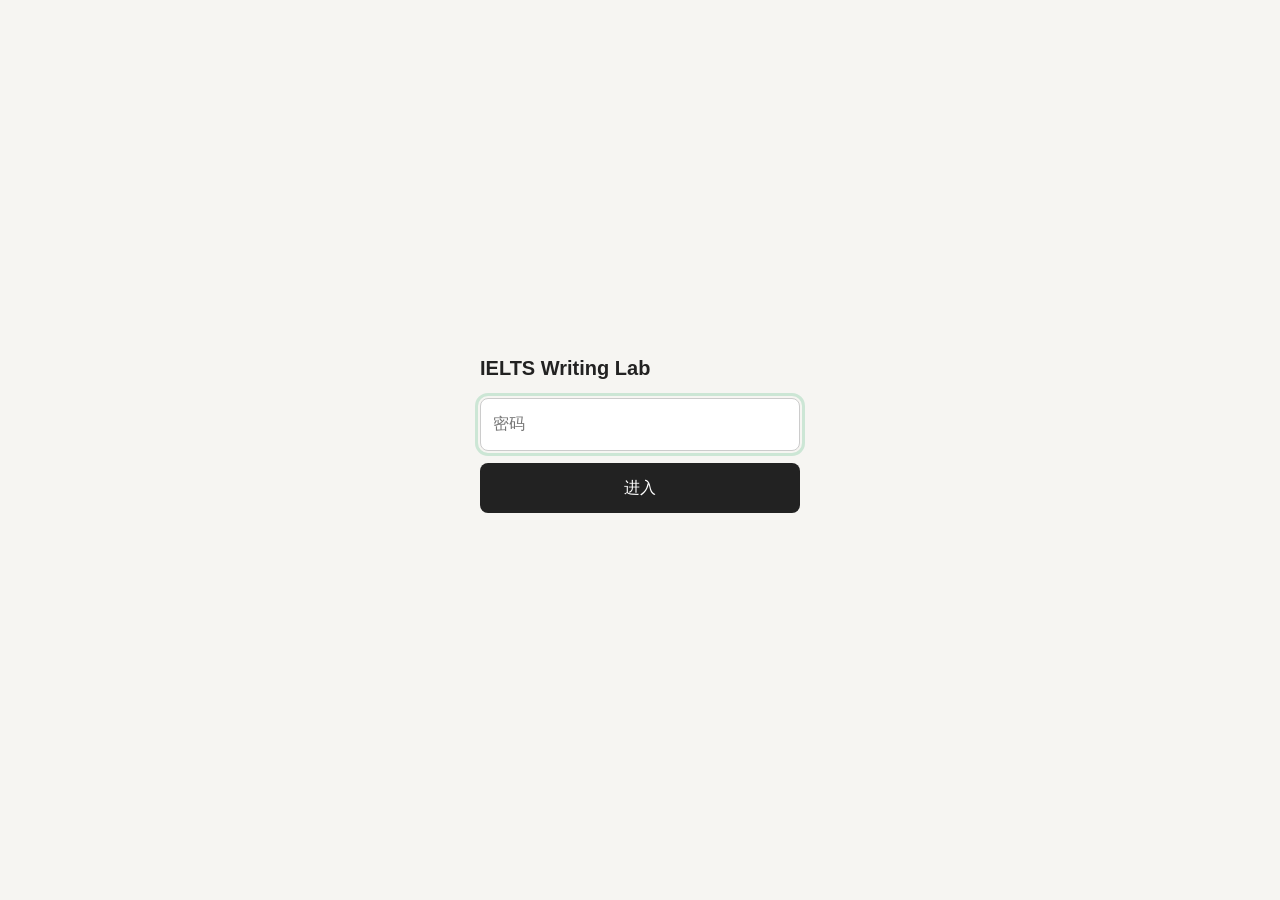
<file: index.html>
<!doctype html>
<html lang="zh-CN">
<head>
<meta charset="utf-8"><meta name="viewport" content="width=device-width,initial-scale=1">
<meta name="color-scheme" content="light">
<title>IELTS Writing Lab · Band 7.5+ · v1.10.1</title>
<link rel="stylesheet" href="app.css?v=1.10.1">
<style id="gate-style">html.locked body>*:not(#gate){display:none!important}
#gate{position:fixed;inset:0;display:flex;align-items:center;justify-content:center;background:#f6f5f2;z-index:99999;font-family:-apple-system,"PingFang SC",sans-serif}
html:not(.locked) #gate{display:none}
#gate form{display:flex;flex-direction:column;gap:12px;width:min(320px,calc(100vw - 32px))}
#gate h1{font-size:20px;margin:0 0 4px;color:#222}
#gate input{font-size:16px;padding:12px;border:1px solid #ccc;border-radius:8px}
#gate button{font-size:16px;padding:12px;border:0;border-radius:8px;background:#222;color:#fff;cursor:pointer}
#gate p{margin:0;color:#c33;font-size:14px;min-height:20px}</style>
<script>(function(){var ok=false;try{ok=localStorage.getItem("ielts-gate")==="1"}catch(e){}if(!ok)document.documentElement.classList.add("locked")})();</script>
</head>
<body>
<div id="gate"><form onsubmit="return gateTry(event)"><h1>IELTS Writing Lab</h1><input id="gate-pw" type="password" placeholder="密码" autocomplete="current-password" autofocus><button type="submit">进入</button><p id="gate-err"></p></form></div>
<script>function gateTry(e){e.preventDefault();var v=document.getElementById("gate-pw").value.trim();if(v==="ielts2026"){try{localStorage.setItem("ielts-gate","1")}catch(x){}document.documentElement.classList.remove("locked")}else{document.getElementById("gate-err").textContent="密码不对"}return false}</script>
<header>
  <div class="headrow"><div class="sup">IELTS ACADEMIC WRITING · PERSONAL PRACTICE</div><div class="row"><span class="pill" style="color:#fff;background:#ffffff16;border-color:#ffffff55">v1.10.1</span><a href="#" id="toVersions">查看更新 Diff</a></div></div>
  <h1>IELTS Writing Lab <span style="font-size:15px;font-weight:450;color:#d9eade">/ Clean Edition</span></h1>
  <p>先理解完整范文与论证功能，再完成搭配挖空、中译英和搭配迁移。任务驱动练习，不再显示杂乱的 PDF 逐页摘录。</p>
</header>
<div class="container">
 <nav class="nav" aria-label="功能导航">
  <button data-page="home" class="active">学习概览</button><button data-page="task2">Task 2 大作文</button><button data-page="task1">Task 1 小作文</button><button data-page="november">11月考频预测整理</button><button data-page="connectors">衔接与搭配</button><button data-page="sentences">复合句型训练</button><button data-page="errors">个人错题循环</button><button data-page="archive">我的作文档案</button><button data-page="versions">版本 Diff</button>
 </nav>
 <section class="page active" id="home"><div class="card"><h2>把输入素材变成可主动调用的写作能力</h2><p class="muted">以你提供的范文 PDF 和个人作文批改为基础，按「篇目 → 论证逻辑 → 完整段落」整理。两类作文共用同一套可编辑训练流程。</p><div class="statbar"><div class="stat"><b>51</b><span>Task 2 完整篇目</span></div><div class="stat"><b>31</b><span>Task 1 完整篇目</span></div><div class="stat"><b>4</b><span>每题训练步骤</span></div><div class="stat"><b id="progressCount">0</b><span>本地完成的练习项</span></div></div></div>
 <div class="card"><h3>11月考频预测整理</h3><p>集中复习重点论证、搭配和小作文比较句式。</p><button class="primary" onclick="go('november')">打开11月考频预测整理</button></div><div class="card"><h3>本次新增 · 大作文练习1（9篇）</h3><p>每篇提供原意修正A版及Band 7.5+目标B版，含完整中英段落、全文挖空、中译英与搭配迁移。原参考稿和修订说明保存在作文档案。</p><div class="actions"><button onclick="openArticle('t2-43')">大学生选专业的自由与实用性</button><button onclick="openArticle('t2-44')">政府预算：公共服务与艺术</button><button onclick="openArticle('t2-45')">学校学术教育与生活技能</button><button onclick="openArticle('t2-46')">AI与自动化能否改善生活</button><button onclick="openArticle('t2-47')">自主就业的收益与风险</button><button onclick="openArticle('t2-48')">祖孙相处减少的原因与影响</button><button onclick="openArticle('t2-49')">城市中心减少私家车空间</button><button onclick="openArticle('t2-50')">家庭垃圾增加与回收不足</button><button onclick="openArticle('t2-51')">运动与健康饮食的作用</button></div></div>
 <div class="card"><h3>此前导入 · R04 食物浪费</h3><p>保留原意修正版＋Band 7.5目标版，两版均可完成四步训练；含完整批改、13条错题及5道针对性巩固题。</p><button class="primary" onclick="openArticle('t2-42')">打开食物浪费双版本训练</button></div>
 <div class="steps"><div class="stepcard"><span class="stepnum">01 · READ</span><b>范文拆解</b><span class="muted small">完整段落、柔和高亮、论证功能、中文对照</span></div><div class="stepcard"><span class="stepnum">02 · CLOZE</span><b>全文搭配挖空</b><span class="muted small">在上下文中补全搭配，检查词形和介词</span></div><div class="stepcard"><span class="stepnum">03 · TRANSLATE</span><b>中译英</b><span class="muted small">根据原文中文译文重构英文，核对完整原段</span></div><div class="stepcard"><span class="stepnum">04 · TRANSFER</span><b>搭配迁移</b><span class="muted small">把重点搭配用于新例句，中译英后对照参考答案</span></div></div>
 <div class="split"><div class="card"><h3>Task 2 学习重点</h3><p>先确定题型和立场，再拆分 Body 1 / Body 2 的中心句、机制与结果。重点比较 7+ 稳定结构和 9 分扩展论证，不机械套模板。</p><button class="primary" onclick="go('task2')">开始大作文训练</button></div><div class="card"><h3>Task 1 学习重点</h3><p>区分 Introduction、Overview 和 Detail。先抓图表总体特征，再练趋势、排名、数值比较、流程顺序和地图变化，避免无依据推断。</p><button class="primary" onclick="go('task1')">开始小作文训练</button></div></div>
 <div class="card"><h3>复合句型训练</h3><p>用罐头流程图中的 by which、where、to which 理解从句原理，再完成大小作文新情境迁移。</p><button class="primary" onclick="go('sentences')">开始句型训练 · 8 类 / 48 题</button></div>
 <div class="card"><h3>使用与来源说明</h3><p class="small muted">参考材料中「9 分 / 7+ 分」是资料原有版本名称，并非 IELTS 官方认证分数。源 PDF 存在一篇只有开头段的 7+ 范文，系统已将其标记为不完整，并默认采用同题完整的 9 分版。Task 1 的源材料以范文文本为主，部分题目未附可独立核实的原图，因此仅用于表达训练；遇到真实图表仍需以图示数据为准。训练答案及自行上传的题目图表保存在当前浏览器，可通过 JSON 备份导出和恢复。</p></div>
 </section>
 <section class="page" id="task2"><div class="workbench"><aside class="card catalog" id="catalog2"><h3>Task 2 题库 · 51</h3><input type="search" id="search2" placeholder="搜索主题 / 题目 / 英文关键词" aria-label="搜索 Task2 题目"><select id="category2" aria-label="按大作文话题筛选"></select><div id="list2" class="cataloglist"></div></aside><div class="lesson" id="lesson2"></div></div></section>
 <section class="page" id="task1"><div class="workbench"><aside class="card catalog"><h3>Task 1 题库 · 31</h3><input type="search" id="search1" placeholder="搜索题型 / 题目 / 英文关键词" aria-label="搜索 Task1 题目"><select id="category1" aria-label="按小作文类型筛选"></select><div id="list1" class="cataloglist"></div></aside><div class="lesson" id="lesson1"></div></div></section>
 <section class="page november-sprint" id="november"><div class="card"><h2>11月考频预测整理</h2><p>按2026年11月25日上传素材整理：7道重点大作文、6个迁移方向、2段主体段示范、3类小作文与四天复习安排。</p><p class="small muted">日期与考题标签来自原材料，未独立核验考场、年份及题干；不构成官方考频统计或命中保证。以下为论点素材，并非完整题干或完整范文；Task 1占位符须按真实图表填写。原材料以写作为主。</p><nav aria-label="冲刺素材目录"><a href="#nov-section-1">一、先判断考频信息的可靠性</a> <a href="#nov-section-2">二、7 道重点大作文：正反论点与论据</a> <a href="#nov-section-3">三、6 个预测方向：正反论点速记</a> <a href="#nov-section-4">四、两段可以直接学习的 Band 7.5 主体段示范</a> <a href="#nov-section-5">五、Task 1：针对三类考场回忆题训练</a> <a href="#nov-section-6">六、考前四天建议怎么安排？</a> <a href="#nov-section-7">复习原则</a> </nav></div><h2>IELTS Writing｜11月下旬 Band 7.5+ 冲刺素材</h2><p>根据你提供的 11 月考题回忆，我建议把备考重点放在<strong>教育与家庭责任、政府资源分配、科技与全球化</strong>三个方向，同时保留犯罪、文化、健康和环境类的迁移素材。</p><p>这次不采用整篇范文背诵，而是沿用我们之前效果比较好的训练框架：</p><p><strong>中心论点 → 原因与机制 → 具体论据 → 结果 → 可迁移高分表达。</strong></p><div class="card" id="nov-section-1"><h3>一、先判断考频信息的可靠性</h3><p>你提供的资料可以作为冲刺练习清单，但不能直接当作官方考频统计。</p><div class="nov-table"><table><thead><tr><th>信息</th><th>如何使用</th></tr></thead><tbody><tr><td>11 月具体日期的考题</td><td>考生回忆，部分能在第三方近期题目记录中找到对应内容</td></tr><tr><td>教育类最高频</td><td>在你提供的样本中占比较高，但不能据此确定全球实际频率</td></tr><tr><td>动态图每年约 18–23 场</td><td>缺少完整统计样本，不能作为可靠概率</td></tr><tr><td>非洲产油表格“超高频”</td><td>目前没有足够依据证明它比其他表格更可能再考</td></tr><tr><td>11 月下旬预测方向</td><td>适合作为模拟题，不应当作考试预测</td></tr></tbody></table></div><p>原材料提及第三方题目记录，但未附可核验的完整来源链接；本板块仅按用户提供的素材整理，不视为已经核实的考题或考频统计。</p><p>IELTS 官方也强调 Task 2 的重点是准确回应题目、充分展开论点和提供支持，而不是预测某个固定题目。Task 2 在写作总分中的权重是 Task 1 的两倍。</p><p>所以接下来我们把这些题目作为<strong>高价值备考素材</strong>，而不是押题。</p></div><div class="card" id="nov-section-2"><h3><strong>二、7 道重点大作文：正反论点与论据</strong></h3><h4><strong>01｜父母 vs 外界对孩子的影响</strong></h4><p>11月8日回忆 · Discuss both views</p><p><strong>观点 A：父母的影响更重要</strong></p><p class="nov-bullet">• 论点 1：父母是最早的榜样 → 孩子通过模仿形成自律、诚实和责任感 → 这些品质影响长期发展。</p><blockquote lang="en" data-argument-example>Parents shape children&#x27;s values through everyday behaviour, helping them develop self-discipline and a sense of responsibility from an early age.</blockquote><p>句型提示：主句 + helping + 结果。</p><p class="nov-bullet">• 论点 2：家庭提供持续的情感支持 → 帮助孩子建立安全感 → 提升面对困难时的适应能力。</p><blockquote lang="en" data-argument-example>Regular support from parents can give children a sense of security, helping them cope better with difficulties at school or in daily life.</blockquote><p>句型提示：主句 + helping + 结果。</p><p><strong>观点 B：学校、朋友及社会环境影响更大</strong></p><p class="nov-bullet">• 论点 1：学校和同龄人提供不同的价值观及行为规范 → 孩子在合作与竞争中发展社会技能。</p><blockquote lang="en" data-argument-example>By working with classmates who have different ideas, children can learn to listen to others and develop the social skills they need in later life.</blockquote><p>句型提示：By + doing；who定语从句。</p><p class="nov-bullet">• 论点 2：随着年龄增长，孩子与同龄人及网络内容的接触增多 → 外界影响可能在青春期变得更明显。</p><blockquote lang="en" data-argument-example>As children grow older, their attitudes may be shaped increasingly by peers and online content, which can broaden their perspectives but also encourage unhealthy comparisons.</blockquote><p>句型提示：As从句；which补充说明。</p><p><strong>最佳权衡：</strong> 家庭对早期价值观的塑造更持久，但学校和同龄人对青少年阶段的行为选择可能更加直接。</p><p>高频搭配：<strong>serve as role models / shape lifelong values / emotional security / peer influence / develop social skills</strong></p><h4><strong>02｜是否强制所有父母参加育儿培训</strong></h4><p>11月22日回忆 · Agree / Disagree</p><p>这道题的关键词是 <strong>compulsory（强制的）</strong>。不能仅仅论证育儿课程有好处，就得出所有父母都应该被强制参加的结论。</p><p><strong>观点 A：支持强制培训</strong></p><p class="nov-bullet">• 论点 1：传授儿童安全、营养和情绪管理知识 → 减少可避免的养育错误。</p><blockquote lang="en" data-argument-example>Parenting courses can equip adults with basic knowledge of child safety and emotional development, helping them respond more effectively to their children&#x27;s needs.</blockquote><p>句型提示：主句 + helping + 结果。</p><p class="nov-bullet">• 论点 2：缺乏育儿经验的父母获得系统指导 → 改善儿童成长环境。</p><blockquote lang="en" data-argument-example>Parents who have little experience of childcare can learn practical ways to handle daily problems, which may help them create a safer and more supportive home.</blockquote><p>句型提示：who / which定语从句。</p><p><strong>观点 B：反对全面强制</strong></p><p class="nov-bullet">• 论点 1：不同家庭的经验、文化背景及孩子需求差异明显 → 统一课程未必适用于所有人。</p><blockquote lang="en" data-argument-example>Since families differ in their experience and children’s needs, a standard parenting course may not address the problems that matter most to each family.</blockquote><p>句型提示：Since原因从句；that定语从句。</p><p class="nov-bullet">• 论点 2：强制参加增加时间、交通和照护成本 → 给工作繁忙或低收入父母带来负担。</p><blockquote lang="en" data-argument-example>Mandatory parenting courses could place an unnecessary burden on working parents, particularly those who have limited time or access to childcare.</blockquote><p>句型提示：主句；particularly补充对象。</p><p><strong>推荐立场：</strong> 支持免费、灵活、易获取的育儿指导，但不赞成强制所有父母参加完全相同的课程。</p><p>高频搭配：<strong>parenting courses / equip parents with / child development / compulsory attendance / place an extra burden on</strong></p><h4><strong>03｜所有父亲应享有陪产假</strong></h4><p>11月16–22日回忆 · Agree / Disagree</p><p><strong>观点 A：支持陪产假</strong></p><p class="nov-bullet">• 论点 1：父亲可以分担婴儿照护和家务 → 减轻母亲产后恢复期间的负担。</p><blockquote lang="en" data-argument-example>Paternity leave allows fathers to share childcare responsibilities from the beginning, reducing pressure on mothers during recovery.</blockquote><p>句型提示：allow + 宾语 + to do；分词结果。</p><p class="nov-bullet">• 论点 2：父亲从孩子出生时就积极参与 → 建立亲子关系，并促进家庭责任的公平分配。</p><blockquote lang="en" data-argument-example>By taking part in daily care from the start, fathers can build closer relationships with their children and share family responsibilities more equally.</blockquote><p>句型提示：By + doing + 主句。</p><p><strong>观点 B：反对统一的长时间带薪休假</strong></p><p class="nov-bullet">• 论点 1：小企业人员有限 → 较长陪产假造成用工和经营成本压力。</p><blockquote lang="en" data-argument-example>For small businesses with limited staff, extended paid leave may create staffing difficulties and additional operating costs.</blockquote><p>句型提示：For + 对象；主句说明风险。</p><p class="nov-bullet">• 论点 2：自雇者及收入不稳定的父亲可能难以长期停止工作 → 需要灵活制度和经济支持。</p><blockquote lang="en" data-argument-example>Fathers whose income depends on daily work may struggle to take long periods off, so flexible leave arrangements and financial support can make leave more accessible.</blockquote><p>句型提示：whose定语从句；so连接结果。</p><p><strong>推荐立场：</strong> 总体支持父亲享有陪产假，但休假长度、薪酬保障及实施方式应当有一定灵活性。</p><p>高频搭配：<strong>be entitled to paternity leave / share childcare responsibilities / strengthen family bonds / staffing difficulties / flexible leave arrangements</strong></p><h4><strong>04｜太空探索资金是否值得投入</strong></h4><p>11月13日回忆 · Agree / Disagree</p><p><strong>观点 A：政府应该优先解决地球上的问题</strong></p><p class="nov-bullet">• 论点 1：公共预算有限 → 医疗、教育和社会保障仍有不足 → 太空项目存在机会成本。</p><blockquote lang="en" data-argument-example>When essential public services remain underfunded, large investments in space exploration may divert resources from more immediate social needs.</blockquote><p>句型提示：When从句；may + 动词。</p><p class="nov-bullet">• 论点 2：太空探索投入大、周期长且成果不确定 → 短期内不一定惠及普通民众。</p><blockquote lang="en" data-argument-example>Because space projects can take many years to produce useful results, their high costs may bring few immediate benefits to people who need better public services.</blockquote><p>句型提示：Because原因从句；who定语从句。</p><p><strong>观点 B：太空探索值得合理投资</strong></p><p class="nov-bullet">• 论点 1：探索任务需要先进材料、机器人和工程技术 → 可能推动其他行业的技术创新。</p><blockquote lang="en" data-argument-example>Space research can drive advances in engineering and technology, some of which may eventually benefit industries and everyday life on Earth.</blockquote><p>句型提示：some of which定语从句。</p><p class="nov-bullet">• 论点 2：拓展科学知识并培养研究人才 → 具有难以立即用金钱衡量的长期价值。</p><blockquote lang="en" data-argument-example>By supporting long-term research, governments can expand scientific knowledge and train researchers whose skills may also be useful in other fields.</blockquote><p>句型提示：By + doing；whose定语从句。</p><p><strong>推荐立场：</strong> 不必完全停止太空探索，但应当根据财政能力、研究价值和紧迫的社会需求进行有选择的投入。</p><p>高频搭配：<strong>competing spending priorities / public resources / scientific breakthroughs / long-term public value / selective investment</strong></p><h4><strong>05｜机票降价使国际旅游普及：利大于弊？</strong></h4><p>11月14日回忆 · Advantages outweigh disadvantages</p><p>这道题特别适合迁移我们之前练过的旅游与传统文化素材。</p><p><strong>观点 A：利大于弊</strong></p><p class="nov-bullet">• 论点 1：国际旅行更容易负担 → 更多人能够亲身体验不同文化 → 增进跨文化理解。</p><blockquote lang="en" data-argument-example>More affordable flights allow a wider range of people to experience different cultures first-hand, fostering greater intercultural understanding.</blockquote><p>句型提示：allow + 宾语 + to do；分词结果。</p><p class="nov-bullet">• 论点 2：游客在住宿、交通和餐饮方面消费 → 创造就业并支持当地经济。</p><blockquote lang="en" data-argument-example>When tourists spend money on hotels, transport and local restaurants, they support local businesses, which can create jobs for people in the area.</blockquote><p>句型提示：When从句；which补充结果。</p><p><strong>观点 B：弊大于利</strong></p><p class="nov-bullet">• 论点 1：航空旅行增长 → 航空排放增加 → 加剧环境和气候压力。</p><blockquote lang="en" data-argument-example>A rapid increase in international air travel can raise carbon emissions and place considerable pressure on popular tourist destinations.</blockquote><p>句型提示：can + 双重结果。</p><p class="nov-bullet">• 论点 2：热门景点承载能力有限 → 游客过多损害遗产、公共设施和居民生活。</p><blockquote lang="en" data-argument-example>When visitor numbers exceed what a place can manage, overcrowding can damage historic sites and put pressure on public facilities, making daily life harder for local residents.</blockquote><p>句型提示：When从句；making + 结果。</p><p><strong>推荐立场：</strong> 可以主张有条件的利大于弊，但必须解释合理的游客管理和航空减排措施如何控制长期环境成本。</p><p>高频搭配：<strong>affordable air travel / intercultural understanding / generate local employment / aviation emissions / overtourism / manage visitor numbers</strong></p><h4><strong>06｜国家是否应该自产全部食物，减少进口？</strong></h4><p>11月11日回忆 · Agree / Disagree</p><p>这道题最重要的限定词是 <strong>all food（全部食物）</strong>。支持提高粮食自给能力，不等于赞成完全停止进口。</p><p><strong>观点 A：支持国内食品生产</strong></p><p class="nov-bullet">• 论点 1：减少对国际供应链的依赖 → 在运输受阻或贸易中断时维持基本供应。</p><blockquote lang="en" data-argument-example>Producing essential food domestically can improve food security and reduce vulnerability to disruptions in international supply chains.</blockquote><p>句型提示：doing作主语；双重结果。</p><p class="nov-bullet">• 论点 2：增加对本国农业的支持 → 稳定农村就业和部分本地供应链。</p><blockquote lang="en" data-argument-example>By supporting domestic farming, governments can help farmers maintain a stable income, which also supports jobs in local food transport and processing.</blockquote><p>句型提示：By + doing；which补充结果。</p><p><strong>观点 B：反对完全自给自足</strong></p><p class="nov-bullet">• 论点 1：国家之间气候、土地和水资源条件不同 → 某些食品并不适合本地生产。</p><blockquote lang="en" data-argument-example>Some countries lack the climate, land or water resources needed to produce every type of food efficiently.</blockquote><p>句型提示：needed to do后置定语。</p><p class="nov-bullet">• 论点 2：强制生产所有食品 → 提高生产成本，并可能导致食品价格上涨及资源浪费。</p><blockquote lang="en" data-argument-example>If countries try to produce foods that do not suit their climate, production costs may rise, leading to higher prices and greater pressure on land and water.</blockquote><p>句型提示：If条件从句；leading to + 结果。</p><p><strong>推荐立场：</strong> 支持加强基本粮食供应能力，但反对完全依靠本国生产。国内生产与多元化进口应相互补充。</p><p>高频搭配：<strong>domestic food production / food security / supply-chain disruptions / complete self-sufficiency / diversify import sources</strong></p><h4><strong>07｜政府应支持免费图书馆，还是互联网已经替代它？</strong></h4><p>11月23日回忆 · Discuss both views</p><p>你之前写过“纸质书籍是否会消失”，其中关于数字鸿沟、可靠信息和阅读习惯的素材可以直接迁移。</p><p><strong>观点 A：继续资助公共图书馆</strong></p><p class="nov-bullet">• 论点 1：图书馆提供免费书籍、电脑、网络和学习空间 → 帮助低收入家庭和缺乏数字资源的人。</p><blockquote lang="en" data-argument-example>Public libraries provide free access to books, computers and quiet study spaces, helping reduce educational inequality.</blockquote><p>句型提示：主句 + helping + 结果。</p><p class="nov-bullet">• 论点 2：图书馆开展阅读活动、儿童教育及社区项目 → 促进终身学习和社区参与。</p><blockquote lang="en" data-argument-example>By offering reading activities and community programmes, public libraries can bring people together and encourage them to keep learning throughout their lives.</blockquote><p>句型提示：By + doing + 双重结果。</p><p><strong>观点 B：互联网降低实体图书馆的重要性</strong></p><p class="nov-bullet">• 论点 1：数字资源能够随时随地访问 → 节省交通时间，扩大信息获取范围。</p><blockquote lang="en" data-argument-example>Digital resources can be accessed at any time, allowing people to study and find information without travelling to a physical library.</blockquote><p>句型提示：被动语态；allowing + 结果。</p><p class="nov-bullet">• 论点 2：部分图书馆使用率不高，而维护建筑和馆藏需要资金 → 政府可以将更多资源投入数字化服务。</p><blockquote lang="en" data-argument-example>Where libraries attract few visitors, maintaining buildings and collections can use funds that might provide wider access to information through digital services.</blockquote><p>句型提示：Where情境从句；that定语从句。</p><p><strong>推荐立场：</strong> 支持保留公共图书馆，但逐步发展成结合实体空间与数字服务的现代社区学习中心。</p><p>高频搭配：<strong>equal access to information / digital divide / community learning spaces / reliable resources / digital library services</strong></p></div><div class="card" id="nov-section-3"><h3><strong>三、6 个预测方向：正反论点速记</strong></h3><p>下面是可以直接用于考场构思的双边素材。这六个方向属于预测练习；前面七题也仅按原材料所述的回忆题归类，未独立核验。</p><div class="nov-table"><table><thead><tr><th>话题</th><th>支持方：核心论点</th><th>反对方：核心论点</th></tr></thead><tbody><tr><td>本地历史 vs 世界历史</td><td>本地历史培养文化认同，促进传统保护。<em>strengthen local identity</em></td><td>世界历史帮助学生理解国际联系。<em>develop global awareness</em></td></tr><tr><td>极端运动是否禁止</td><td>高风险活动可能造成严重伤害和救援压力。<em>prevent serious injuries</em></td><td>成年人有自主选择权，应重视安全监管。<em>respect personal freedom</em></td></tr><tr><td>现代生活是否优于过去</td><td>现代医疗与技术改善公共服务和生活质量。<em>improve access to essential services</em></td><td>快节奏生活、信息过载可能增加压力。<em>increase stress and social isolation</em></td></tr><tr><td>是否严格控制噪音</td><td>减少噪音污染，保护睡眠和心理健康。<em>protect residents&#x27; well-being</em></td><td>过度限制可能影响商业及文化活动。<em>disrupt local businesses and events</em></td></tr><tr><td>退休后老年人生活质量</td><td>退休提供更多休闲、志愿活动和家庭陪伴时间。<em>maintain an active social life</em></td><td>养老金不足及孤独可能影响生活质量。<em>financial insecurity and social isolation</em></td></tr><tr><td>青少年犯罪与家长责任</td><td>父母的监督和引导有助于预防不良行为。<em>parental guidance and supervision</em></td><td>青少年还受到同伴和环境影响，不能一概处罚家长。<em>individual responsibility and peer influence</em></td></tr></tbody></table></div><p>其中，<strong>本地历史、退休后的生活质量、家长责任</strong>最适合与你已经积累的家庭、教育和文化类素材结合，复习成本较低。</p><h4>各方向逐点示例论证句</h4><p><strong>本地历史 vs 世界历史｜支持本地历史</strong></p><blockquote lang="en" data-argument-example>When students learn how their hometown developed, they can build a stronger sense of local identity, which may encourage them to protect local traditions.</blockquote><p>句型提示：When从句；which补充结果。</p><p><strong>本地历史 vs 世界历史｜支持世界历史</strong></p><blockquote lang="en" data-argument-example>By studying how countries have influenced one another, students can develop global awareness and understand why events abroad may affect their own lives.</blockquote><p>句型提示：By + doing；how / why宾语从句。</p><p><strong>极端运动是否禁止｜支持限制</strong></p><blockquote lang="en" data-argument-example>Because extreme sports can cause serious injuries, clear safety rules can protect participants and reduce pressure on rescue services.</blockquote><p>句型提示：Because原因从句；双重结果。</p><p><strong>极端运动是否禁止｜反对全面禁止</strong></p><blockquote lang="en" data-argument-example>Although extreme sports involve risks, adults should be free to take part if they understand the dangers and follow proper safety rules.</blockquote><p>句型提示：Although让步从句；if条件从句。</p><p><strong>现代生活是否优于过去｜现代生活的收益</strong></p><blockquote lang="en" data-argument-example>Advances in medicine and technology allow more people to receive essential services, helping them live longer and manage daily tasks more easily.</blockquote><p>句型提示：allow + 宾语 + to do；helping + 结果。</p><p><strong>现代生活是否优于过去｜现代生活的压力</strong></p><blockquote lang="en" data-argument-example>When people face constant messages and busy schedules, they may have less time to rest or meet friends, which can increase stress and social isolation.</blockquote><p>句型提示：When从句；which补充结果。</p><p><strong>是否严格控制噪音｜支持控制</strong></p><blockquote lang="en" data-argument-example>By limiting noise near homes at night, local authorities can protect residents’ sleep, which may also support their mental well-being.</blockquote><p>句型提示：By + doing；which补充结果。</p><p><strong>是否严格控制噪音｜反对过度限制</strong></p><blockquote lang="en" data-argument-example>If noise rules are too strict, local businesses and cultural events may struggle to operate, so limits should reflect the time and location.</blockquote><p>句型提示：If条件从句；so连接判断。</p><p><strong>退休后老年人生活质量｜退休的积极作用</strong></p><blockquote lang="en" data-argument-example>Retirement can give older people more time for family visits and volunteer work, helping them maintain an active social life.</blockquote><p>句型提示：主句 + helping + 结果。</p><p><strong>退休后老年人生活质量｜退休的困难</strong></p><blockquote lang="en" data-argument-example>Older people who have limited pensions may find it difficult to join social activities, which can increase both financial insecurity and feelings of isolation.</blockquote><p>句型提示：who / which定语从句。</p><p><strong>青少年犯罪与家长责任｜父母引导的作用</strong></p><blockquote lang="en" data-argument-example>Parents who discuss problems with their children and supervise their activities can help them make better choices, reducing the risk of harmful behaviour.</blockquote><p>句型提示：who定语从句；reducing + 结果。</p><p><strong>青少年犯罪与家长责任｜不能一概处罚家长</strong></p><blockquote lang="en" data-argument-example>Although parents should guide their children, teenagers are also influenced by peers and their wider environment, so parents should not automatically be punished for every offence.</blockquote><p>句型提示：Although让步；so连接判断。</p></div><div class="card" id="nov-section-4"><h3>四、两段可以直接学习的 Band 7.5 主体段示范</h3><p>这里我选两道代表性题目，示范怎样把零散的观点发展成完整论证。</p><h4>示例 A｜育儿课程为什么不应该全部强制？</h4><p>论证链：不同家庭的需求 → 强制培训缺乏针对性 → 增加经济和时间负担 → 提出更合理的替代方案</p><p>Although parenting courses can be useful, making them compulsory for all parents may be unnecessary. Families differ considerably in their experience, financial circumstances and children&#x27;s needs, so a standard course may not address every family&#x27;s challenges. More importantly, mandatory attendance could place additional pressure on working parents who already struggle to balance employment and childcare. A better approach would be to provide free or affordable courses that parents can attend according to their needs.</p><p>这里最值得学习的是最后一句：<strong>不是简单否定对方，而是通过更合理的替代方案强化自己的立场。</strong></p><h4>示例 B｜廉价航空如何促进跨文化交流？</h4><p>论证链：旅行费用降低 → 更多人负担得起 → 与当地居民交流 → 促进文化理解与尊重</p><p>One major advantage of cheaper air travel is that it makes international tourism accessible to a wider range of people. When travelling abroad becomes more affordable, individuals have more opportunities to experience unfamiliar cultures rather than learning about them only through books or videos. For example, visitors can communicate with local residents, observe traditional customs and participate in cultural activities. Such first-hand experiences can challenge cultural stereotypes and encourage greater respect for cultural differences.</p><p>这一段与之前我们练过的旅游题素材高度一致，可以重点记忆以下逻辑：</p><p><strong>make tourism more accessible → first-hand experiences → challenge stereotypes → foster understanding</strong></p></div><div class="card" id="nov-section-5"><h3>五、Task 1：针对三类考场回忆题训练</h3><p>你给出的三个小作文题目中，包含一张柱状图和两张表格。从这些有限样本来看，柱状图和表格确实值得优先练习，但无法据此推断整个 11 月的实际全球分布。</p><p>由于目前没有完整原图和数据，我不会编造最高值、具体增幅或国家排名。下面重点训练如何筛选数据和组织比较。</p><h4>1. 澳大利亚男女不同年龄段不运动比例</h4><p>柱状图 · 组间比较</p><p><strong>Overview 应该寻找：</strong> 哪个性别在多数年龄段的不运动比例更高？哪个年龄段差距最大？是否出现交叉？</p><p>值得记忆的表达：</p><div class="nov-table"><table><thead><tr><th>作用</th><th>英文表达</th></tr></thead><tbody><tr><td>描述不运动比例</td><td>the proportion of physically inactive people</td></tr><tr><td>男女对比</td><td>compared with the figure for women</td></tr><tr><td>某年龄段</td><td>among people aged 25–34</td></tr><tr><td>差距</td><td>a gap of X percentage points</td></tr><tr><td>最高比例</td><td>record the highest proportion</td></tr></tbody></table></div><p><strong>数据比较句型：</strong></p><blockquote lang="en">Among people aged [X], [A]% of men were physically inactive, compared with [B]% of women.</blockquote><p>注意：这里的 X、A 和 B 必须根据原图填入，不能直接使用示例作为事实。</p><h4>2. 三座城市实际人口与预测人口</h4><p>动态表格 · 实际值和预测值比较</p><p><strong>Overview 应该寻找：</strong> 哪座城市人口最多？预计哪座增长最快？排名是否改变？</p><p>高分表达：</p><p class="nov-bullet">• actual population figures：实际人口数据</p><p class="nov-bullet">• projected population growth：预计人口增长</p><p class="nov-bullet">• is expected to rise to：预计上升至</p><p class="nov-bullet">• remain the most populous city：仍是人口最多的城市</p><p class="nov-bullet">• experience the fastest growth：增长速度最快</p><p><strong>数据比较句型：</strong></p><blockquote lang="en">The population of [city] is projected to rise from [X] in [year] to [Y] in [year].</blockquote><p>注意这里的 <strong>is projected to</strong>，很适合用来描述未来预测数据，而不是把预测当成已经发生的事实。</p><h4>3. 四个非洲国家每日石油产量</h4><p>动态表格 · 国家间比较</p><p><strong>Overview 应该寻找：</strong> 哪个国家总体产量最大？是否存在显著上升、下降或排名反超？</p><p>高分表达：</p><p class="nov-bullet">• daily oil production：每日石油产量</p><p class="nov-bullet">• oil output：石油产量</p><p class="nov-bullet">• an increase in production：产量增加</p><p class="nov-bullet">• overtake another country：超过另一个国家</p><p class="nov-bullet">• remain the largest producer：仍为最大生产国</p><p><strong>数据比较句型：</strong></p><blockquote lang="en">Daily oil production in [country] increased from [X] to [Y] over the period, whereas the figure for [another country] declined.</blockquote><p>注意区分：</p><p class="nov-bullet">• <strong>oil production</strong>：石油生产量。</p><p class="nov-bullet">• <strong>oil consumption</strong>：石油消费量。</p><p>题目如果描述产量，就不能把它写成消费量。</p><h4>六类 Task 1 的备考覆盖</h4><div class="nov-table"><table><thead><tr><th>题型</th><th>应重点掌握的能力</th><th>备考建议</th></tr></thead><tbody><tr><td>动态折线图、柱状图</td><td>趋势、起点终点、交叉、排名</td><td>重点练</td></tr><tr><td>动态表格</td><td>数据分组、变化幅度、对比</td><td>重点练</td></tr><tr><td>静态柱状图、表格</td><td>最高最低、组间差异</td><td>重点练</td></tr><tr><td>混合图</td><td>两图的总体关系和关键差异</td><td>至少完整练 1 题</td></tr><tr><td>地图题</td><td>位置、替换、新增和扩建</td><td>复习核心方位表达</td></tr><tr><td>流程图</td><td>阶段、顺序、被动语态</td><td>至少完整练 1 题</td></tr></tbody></table></div><p>IELTS 官方特别强调，小作文需要准确选择主要特征、提供足够细节并进行适当比较，而不是机械罗列所有数据。</p></div><div class="card" id="nov-section-6"><h3>六、考前四天建议怎么安排？</h3><p>1. <strong>11月25日｜教育与家庭</strong></p><p>集中复习父母与外界、育儿课程、陪产假。重点练习 Discussion 和 Agree/Disagree 各一套论证提纲。</p><p>2. <strong>11月26日｜政府资源分配</strong></p><p>复习太空探索、免费图书馆、食品自给。重点练习“公共预算有限”“公平获取”“长期与短期利益”的比较逻辑。</p><p>3. <strong>11月27日｜旅游、环境与小作文</strong></p><p>完成一篇廉价航空利弊权衡题，并练习一张动态表格和一张柱状图，集中纠正数据比较错误。</p><p>4. <strong>11月28日｜综合回收</strong></p><p>复习近三篇作文的重复语法错误，完成一次限时写作；流程图和地图各回顾一套表达，不再大量增加新素材。</p></div><div class="card" id="nov-section-7"><h3>复习原则</h3><p>每道题记住两条强论证链、五个准确搭配，再用自己的话写出完整主体段。优先回收冠词、单复数、主谓一致、介词搭配和句子结构问题。</p></div></section>
 <section class="page" id="connectors"><div class="card"><h2>衔接表达与话题高分搭配</h2><p class="muted">从句型模板到逻辑衔接，再到各话题正反论点搭配。每条表达均配中文释义和自然例句；重点是准确调用，而不是堆砌连接词。</p><div id="connectorList"></div></div></section>
 <section class="page" id="sentences"><div class="card"><h2>复合句型与个人语法复核</h2><div class="actions"><button id="sentenceOriginalTab" class="primary" onclick="setSentencePanel('original')" aria-pressed="true">原有复合句型训练 · 8类 / 48题</button><button id="grammarReviewTab" onclick="setSentencePanel('grammar')" aria-pressed="false">个人语法错题强化（12 专题 · 108 道）</button></div></div><div id="grammarReviewPanel" hidden><div class="card"><h3>个人语法错题强化 · v1.4.0</h3><p>规则解释、词形填空、整句纠错、中译英和主体段迁移。此模块单独保存学习记录，请在模块内导出或导入语法进度。</p><p><a href="./grammar-review.html" target="_blank" rel="noopener">独立打开完整训练页</a></p><div id="grammarReviewMount"></div></div></div><div id="sentenceOriginalPanel"><div class="card"><div class="row spread"><h2>复合句型训练</h2><span class="pill">8 类句型 · 每类 6 题</span></div><p>先理解句子为什么这样连接，再把结构用于新的数据和话题。重点练关系代词、关系副词与介词＋关系代词，并覆盖常用名词性从句和状语从句。</p><p class="small muted">建议顺序：原理与拆解 → 独立写句 → 展开参考答案 → 对照结构订正。练习数据均为教学设定；答案保存在当前浏览器，并包含在导出备份中。</p></div><div id="sentenceCaseStudy"></div><div class="sentence-workbench"><aside class="card sentence-sidebar"><h3>选择句型</h3><div id="sentenceCatalog"></div></aside><div id="sentenceLesson"></div></div></div></section>
 <section class="page" id="errors"><div class="card"><h2>个人易错点循环</h2><p class="muted">来自之前作文批改出现的冠词、单复数、固定搭配和动词结构问题。点击“隐藏答案”进行主动回忆，可标记待复习。</p><div class="row"><button class="primary" onclick="renderErrors(true)">只看待复习</button><button onclick="renderErrors(false)">查看全部</button></div><div id="errorList"></div></div><div class="card"><h3>添加自己的新错题</h3><div class="split"><div><label for="newWrong">错误表达</label><input id="newWrong" type="text" style="width:100%" placeholder="例如：can keeps"></div><div><label for="newCorrect">正确表达</label><input id="newCorrect" type="text" style="width:100%" placeholder="例如：can keep"></div></div><p><label for="newExplain">知识点 / 用法</label><input id="newExplain" type="text" style="width:100%" placeholder="情态动词后接动词原形"></p><button class="primary" onclick="addError()">加入个人错题</button></div></section>
 <section class="page" id="archive"><div class="card"><h2>我的作文档案</h2><p class="muted">保留你提交的原稿和主要纠错记录。原始作文与资料范文区分显示；缺少完整批改文本时不会自行补写并冒称原稿。</p><div id="essayArchive"></div></div></section>
 <section class="page" id="versions"><div class="card"><h2>版本记录与 GitHub-style Diff</h2><p class="muted">对比的是训练系统的内容/功能清单，不是假装对两份 HTML 源代码执行 Git。蓝绿色是新增；粉红是移除。版本内容可导出 JSON 备份。</p><div class="row"><label for="oldVersion">比较起点</label><select id="oldVersion"></select><label for="newVersion">比较终点</label><select id="newVersion"></select><button class="primary" onclick="showDiff()">查看差异</button></div><div id="diffResult"></div><div class="rule"></div><div class="row"><button onclick="saveSnapshot()">保存当前内容快照</button><button onclick="exportBackup()">导出进度与版本 JSON</button><label class="pill" style="cursor:pointer">导入备份<input id="importBackup" type="file" accept=".json,application/json" style="display:none" onchange="importBackup(event)"></label></div><p class="small muted">升级到下一份 HTML 时，若浏览器将不同本地文件视为不同存储位置，请先在旧版导出备份，再在新版导入。本文档离线运行，不会自动同步云端。</p></div></section>
</div><footer class="footer">IELTS Writing Lab v1.10.1 · Source-based training · All example essays remain editable only through your own drafts, not by altering source quotations.</footer>
<script>
// Load data/*.json, assemble the same DATA object the app always used, then start app.js.
(async function(){
  const once=p=>fetch(p,{cache:'no-cache'}).then(r=>{if(!r.ok)throw new Error(p+' '+r.status);return r.json()});
  const get=async p=>{for(let i=0;;i++){try{return await once(p)}catch(e){if(i>=3)throw e;await new Promise(r=>setTimeout(r,300*(i+1)))}}};
  try{
    const index=await get('data/index.json');
    const [articles,essays,errors,connectors,connectorLibrary,sentenceTraining]=await Promise.all([
      Promise.all(index.articles.map(id=>get('data/articles/'+id+'.json'))),
      get('data/essays.json'),get('data/errors.json'),get('data/connectors.json'),get('data/connector-library.json'),get('data/sentence-training.json')]);
    window.IELTS_DATA={version:index.version,articles,essays,errors,connectors,connectorLibrary,sentenceTraining};
    const s=document.createElement('script');s.src='app.js?v='+encodeURIComponent(index.version);document.body.appendChild(s);
  }catch(e){document.body.insertAdjacentHTML('afterbegin','<p style="padding:16px;color:#c33">数据加载失败：'+e.message+'</p>');}
})();
</script>
</body></html>
</file>
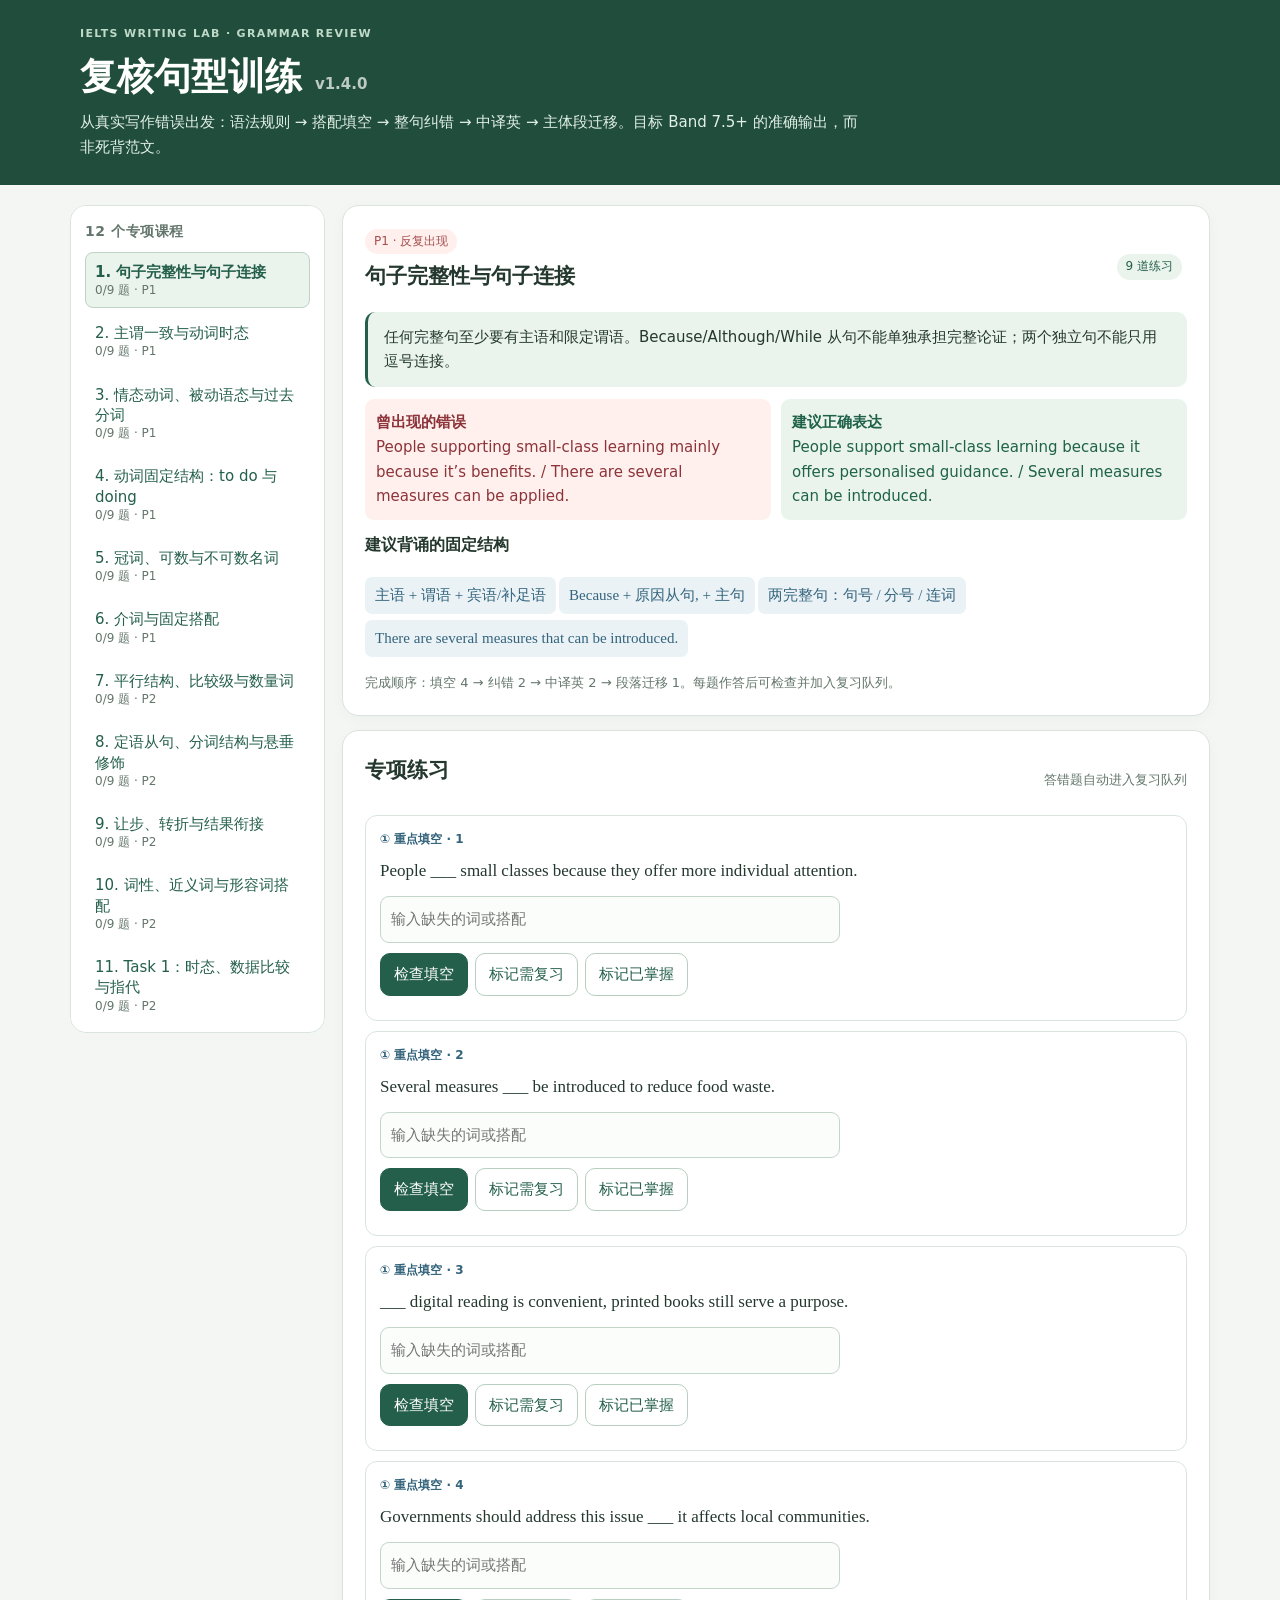
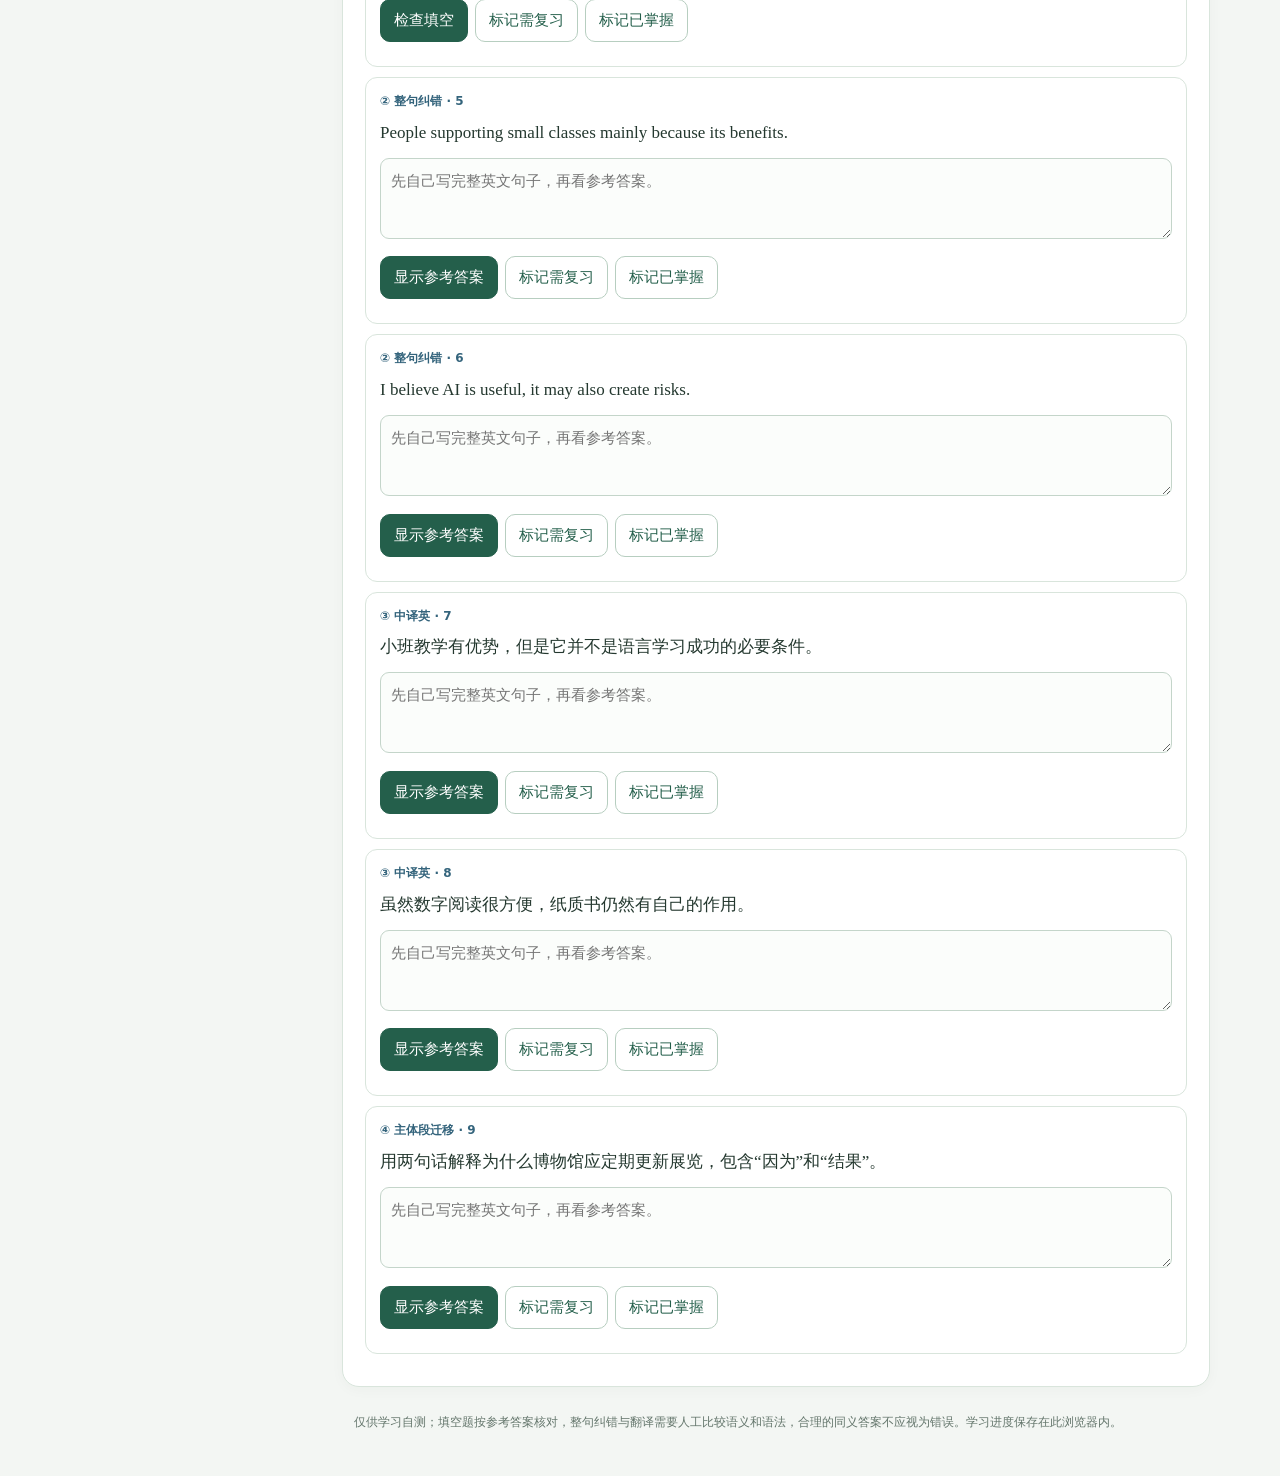
<file: grammar-review.html>
<!doctype html><html lang="zh-CN"><head><meta charset="utf-8"><meta name="viewport" content="width=device-width,initial-scale=1"><meta name="color-scheme" content="light"><title>IELTS Writing Lab｜复核句型训练 v1.4</title><style>
:root{--bg:#f3f6f3;--surface:#fff;--ink:#24382f;--muted:#64766c;--line:#d9e5dc;--green:#245f4b;--greenbg:#eaf4ed;--blue:#34647c;--bluebg:#eaf2f6;--amber:#8b6b28;--amberbg:#fff6dc;--rose:#a44e4e;--rosebg:#fff0ed}
*{box-sizing:border-box}body{margin:0;background:var(--bg);color:var(--ink);font:15px/1.65 system-ui,"Microsoft YaHei",sans-serif}button,input,textarea,select{font:inherit}button{background:#fff;color:var(--green);border:1px solid #b7cec0;border-radius:10px;padding:8px 13px;cursor:pointer}button.primary{background:var(--green);color:white;border-color:var(--green)}button:focus-visible,textarea:focus-visible,input:focus-visible,select:focus-visible{outline:3px solid #9ebfae;outline-offset:2px}button:disabled{opacity:.45;cursor:default}h1,h2,h3,p{margin-top:0}h2{font-size:21px}h3{font-size:16px}header{background:#214e3c;color:white;padding:25px max(16px,calc((100vw - 1120px)/2))}header h1{font-size:clamp(25px,3.8vw,37px);margin:3px 0}header .sub{color:#e2f0e7;max-width:790px;margin-bottom:0}.kicker{font-size:11px;letter-spacing:.12em;color:#bfdac9;font-weight:700}.wrap{max-width:1180px;margin:auto;padding:20px;display:grid;grid-template-columns:255px minmax(0,1fr);gap:17px}.side{position:sticky;top:10px;align-self:start;max-height:92vh;overflow:auto;padding:14px;background:#fff;border-radius:16px;border:1px solid var(--line)}.side h2{font-size:14px;color:var(--muted);letter-spacing:.04em;margin-bottom:9px}#mobileLesson{display:none;width:100%;border:1px solid var(--line);border-radius:9px;padding:9px;background:white;color:var(--green)}.side button{display:block;width:100%;text-align:left;margin-bottom:5px;border-color:transparent;border-radius:8px;line-height:1.35;padding:9px}.side button.active{border-color:#bdd3c5;background:var(--greenbg);font-weight:650}.side button span{display:block;color:var(--muted);font-size:12px;font-weight:400}.main{min-width:0}.card{background:var(--surface);border:1px solid var(--line);border-radius:17px;padding:22px;margin-bottom:14px;box-shadow:0 3px 14px #203e2d08}.muted{color:var(--muted)}.small{font-size:13px}.chip{font-size:12px;color:var(--green);border-radius:99px;background:var(--greenbg);padding:3px 9px;display:inline-block;margin:0 5px 5px 0}.chip.critical{background:var(--rosebg);color:var(--rose)}.row{display:flex;gap:9px;flex-wrap:wrap;align-items:center}.row.spread{justify-content:space-between}.bar{height:8px;background:#e1e9e3;border-radius:9px;overflow:hidden}.bar span{display:block;background:#338466;height:100%;border-radius:9px}.item{padding:15px 0;border-top:1px solid var(--line)}.rule{padding:13px 16px;background:var(--greenbg);border-radius:10px;border-left:3px solid var(--green)}.pair{display:grid;grid-template-columns:1fr 1fr;gap:10px;margin:12px 0}.error{padding:11px;border-radius:9px;background:var(--rosebg);color:#8c343a}.correct{padding:11px;border-radius:9px;background:var(--greenbg);color:#1f6249}.pattern{display:inline-block;background:var(--bluebg);color:var(--blue);padding:6px 10px;border-radius:7px;margin:3px 3px 3px 0;font-family:Georgia,"Times New Roman",serif;font-size:15px}.exercise{border:1px solid var(--line);padding:14px;border-radius:12px;margin:10px 0;background:#fff}.exercise .type{font-size:12px;color:var(--blue);font-weight:650}.prompt{font:17px/1.65 Georgia,"Times New Roman","Microsoft YaHei",serif;margin:7px 0 11px;white-space:pre-wrap}.exercise textarea{width:100%;min-height:81px;resize:vertical;border:1px solid #c4d5ca;border-radius:9px;padding:10px;background:#fbfdfb}.exercise input{width:min(100%,460px);border:1px solid #c4d5ca;border-radius:9px;padding:10px;background:#fbfdfb}.answer{margin:10px 0 0;background:#f2f8f4;border-radius:9px;padding:11px;display:none}.answer.visible{display:block}.answer b{color:var(--green)}.note{font-size:12px;color:var(--muted)}.tool{display:flex;gap:7px;flex-wrap:wrap;margin:10px 0}.mark{font-size:12px}.mark.good{color:var(--green)}.mark.bad{color:var(--rose)}.stat-grid{display:grid;grid-template-columns:repeat(3,1fr);gap:9px}.stat{background:#f1f7f2;border-radius:12px;padding:12px}.stat strong{display:block;color:var(--green);font-size:22px}.search{border:1px solid var(--line);background:white;border-radius:10px;padding:10px;width:100%;max-width:330px}.reminder{background:var(--amberbg);padding:10px 12px;border-radius:10px;color:#6c5424}.export{margin-top:11px}.footer{font-size:12px;color:var(--muted);padding:12px}#exerciseList,#reviewList{scroll-margin-top:18px}@media(max-width:830px){.wrap{grid-template-columns:1fr;padding:12px}.side{position:static;max-height:none;display:flex;flex-wrap:wrap;gap:5px}#lessonBtns{display:none}#mobileLesson{display:block}.side h2{flex-basis:100%;margin:0}.side button{width:auto;margin:0}.side button span{display:none}.pair{grid-template-columns:1fr}.card{padding:15px}}@media(max-width:500px){.stat-grid{grid-template-columns:1fr 1fr}.side button{font-size:13px;padding:7px}}
</style></head><body>
<header><div class="kicker">IELTS WRITING LAB · GRAMMAR REVIEW</div><h1>复核句型训练 <small style="font-size:15px;opacity:.7">v1.4.0</small></h1><p class="sub">从真实写作错误出发：语法规则 → 搭配填空 → 整句纠错 → 中译英 → 主体段迁移。目标 Band 7.5+ 的准确输出，而非死背范文。</p></header>
<div class="wrap"><aside class="side" id="sidebar"><h2>12 个专项课程</h2><select id="mobileLesson" aria-label="选择语法专题"></select><div id="lessonBtns"></div><div style="border-top:1px solid var(--line);padding-top:9px;width:100%"><button id="reviewBtn">待复习错题</button><button id="progressBtn">学习进度与备份</button></div></aside>
<main class="main"><div id="content"></div><p class="footer">仅供学习自测；填空题按参考答案核对，整句纠错与翻译需要人工比较语义和语法，合理的同义答案不应视为错误。学习进度保存在此浏览器内。</p></main></div>
<script id="grammarData" type="application/json">{
  "title": "IELTS Writing Lab｜复核句型训练",
  "version": "1.4.0",
  "based_on": "用户过往 IELTS Academic Task 1/Task 2 作文中的真实错误与批改记录",
  "lessons": [
    {
      "id": "sentence",
      "title": "句子完整性与句子连接",
      "priority": "P1",
      "frequency": "反复出现",
      "note": "任何完整句至少要有主语和限定谓语。Because/Although/While 从句不能单独承担完整论证；两个独立句不能只用逗号连接。",
      "wrong": "People supporting small-class learning mainly because it’s benefits. / There are several measures can be applied.",
      "right": "People support small-class learning because it offers personalised guidance. / Several measures can be introduced.",
      "patterns": [
        "主语 + 谓语 + 宾语/补足语",
        "Because + 原因从句, + 主句",
        "两完整句：句号 / 分号 / 连词",
        "There are several measures that can be introduced."
      ],
      "exercises": [
        {
          "type": "gap",
          "prompt": "People ___ small classes because they offer more individual attention.",
          "accepted": [
            "support"
          ],
          "answer": "support",
          "explanation": "",
          "id": "sentence-01"
        },
        {
          "type": "gap",
          "prompt": "Several measures ___ be introduced to reduce food waste.",
          "accepted": [
            "can",
            "could"
          ],
          "answer": "can",
          "explanation": "",
          "id": "sentence-02"
        },
        {
          "type": "gap",
          "prompt": "___ digital reading is convenient, printed books still serve a purpose.",
          "accepted": [
            "although",
            "while"
          ],
          "answer": "Although",
          "explanation": "",
          "id": "sentence-03"
        },
        {
          "type": "gap",
          "prompt": "Governments should address this issue ___ it affects local communities.",
          "accepted": [
            "because",
            "as",
            "since"
          ],
          "answer": "because",
          "explanation": "",
          "id": "sentence-04"
        },
        {
          "type": "correct",
          "prompt": "People supporting small classes mainly because its benefits.",
          "accepted": [],
          "answer": "People support small classes mainly because of their benefits.",
          "explanation": "补上主句限定谓语；because of 后接名词。",
          "id": "sentence-05"
        },
        {
          "type": "correct",
          "prompt": "I believe AI is useful, it may also create risks.",
          "accepted": [],
          "answer": "I believe AI is useful, but it may also create risks.",
          "explanation": "不能只用逗号连接两个独立句。",
          "id": "sentence-06"
        },
        {
          "type": "translate",
          "prompt": "小班教学有优势，但是它并不是语言学习成功的必要条件。",
          "accepted": [],
          "answer": "Small classes offer benefits, but they are not essential to successful language learning.",
          "explanation": "两个完整分句以 but 连接。",
          "id": "sentence-07"
        },
        {
          "type": "translate",
          "prompt": "虽然数字阅读很方便，纸质书仍然有自己的作用。",
          "accepted": [],
          "answer": "Although digital reading is convenient, printed books still serve a purpose.",
          "explanation": "Although 引导完整让步从句。",
          "id": "sentence-08"
        },
        {
          "type": "mini",
          "prompt": "用两句话解释为什么博物馆应定期更新展览，包含“因为”和“结果”。",
          "accepted": [],
          "answer": "Museums should update their exhibitions regularly because local residents may find familiar attractions less interesting. As a result, fresh displays can give them a reason to return.",
          "explanation": "检查完整主谓与因果衔接。",
          "id": "sentence-09"
        }
      ]
    },
    {
      "id": "agreement",
      "title": "主谓一致与动词时态",
      "priority": "P1",
      "frequency": "反复出现",
      "note": "单数不可数名词作主语通常搭配单数谓语（tourism, information, online reading）；复数主语用复数谓语；根据 Task 1 的历史/预测时间选择时态。",
      "wrong": "Tourism generate income. / Online reading have the benefits. / AI drive learning more accessible.",
      "right": "Tourism generates income. / Online reading has benefits. / AI has made learning more accessible.",
      "patterns": [
        "单数主语 + does / has / is",
        "复数主语 + do / have / are",
        "过去年份的数据：rose / fell / remained",
        "过去的预测数据：was predicted to / was expected to"
      ],
      "exercises": [
        {
          "type": "gap",
          "prompt": "Tourism ___ income for local communities.",
          "accepted": [
            "generates"
          ],
          "answer": "generates",
          "explanation": "",
          "id": "agreement-01"
        },
        {
          "type": "gap",
          "prompt": "Online reading ___ become increasingly popular.",
          "accepted": [
            "has"
          ],
          "answer": "has",
          "explanation": "",
          "id": "agreement-02"
        },
        {
          "type": "gap",
          "prompt": "Large crowds ___ additional pressure on public facilities.",
          "accepted": [
            "place"
          ],
          "answer": "place",
          "explanation": "",
          "id": "agreement-03"
        },
        {
          "type": "gap",
          "prompt": "In 1976, the employment rate for men ___ from 70% to approximately 92%.",
          "accepted": [
            "rose",
            "increased"
          ],
          "answer": "rose",
          "explanation": "",
          "id": "agreement-04"
        },
        {
          "type": "correct",
          "prompt": "Inadequate recycling infrastructure prevent waste from being recycled.",
          "accepted": [],
          "answer": "Inadequate recycling infrastructure prevents waste from being recycled.",
          "explanation": "infrastructure 作为整体通常不可数，搭配单数谓语。",
          "id": "agreement-05"
        },
        {
          "type": "correct",
          "prompt": "The number of tourists have risen since 2010.",
          "accepted": [],
          "answer": "The number of tourists has risen since 2010.",
          "explanation": "the number of + 复数名词：主语核心是 number，谓语单数。",
          "id": "agreement-06"
        },
        {
          "type": "translate",
          "prompt": "规律运动有助于缓解压力并改善睡眠质量。",
          "accepted": [],
          "answer": "Regular exercise helps relieve stress and improve sleep quality.",
          "explanation": "exercise 此处是不可数名词，谓语用 helps。",
          "id": "agreement-07"
        },
        {
          "type": "translate",
          "prompt": "在2011年，女性就业率先上升，随后下降。",
          "accepted": [],
          "answer": "In 2011, the employment rate for women rose initially and then declined.",
          "explanation": "使用过去时描述过去数据。",
          "id": "agreement-08"
        },
        {
          "type": "mini",
          "prompt": "写两句分别描述2010—2017年游客人数的变化和AI对当前学习的影响。",
          "accepted": [],
          "answer": "Between 2010 and 2017, the total number of visitors increased substantially. Today, AI-powered tools provide learners with immediate feedback.",
          "explanation": "注意 Task 1 过去时和社会现象一般现在时。",
          "id": "agreement-09"
        }
      ]
    },
    {
      "id": "modals",
      "title": "情态动词、被动语态与过去分词",
      "priority": "P1",
      "frequency": "反复出现",
      "note": "can/may/should + 动词原形；被动语态为 be + 过去分词。动词词形错误会直接影响语法准确性。",
      "wrong": "can keeps body healthier / students can learning / food is throw away / should be implement",
      "right": "can help maintain a healthy weight / students can learn / food is thrown away / should be implemented",
      "patterns": [
        "can + V原形",
        "should be + 过去分词",
        "may be + 过去分词",
        "dispose of → be disposed of"
      ],
      "exercises": [
        {
          "type": "gap",
          "prompt": "Regular exercise can ___ people maintain a healthy weight.",
          "accepted": [
            "help"
          ],
          "answer": "help",
          "explanation": "",
          "id": "modals-01"
        },
        {
          "type": "gap",
          "prompt": "These measures should be ___ by local governments.",
          "accepted": [
            "implemented",
            "introduced"
          ],
          "answer": "implemented",
          "explanation": "",
          "id": "modals-02"
        },
        {
          "type": "gap",
          "prompt": "Unsold perishable food may be ___ after major holidays.",
          "accepted": [
            "discarded",
            "thrown away"
          ],
          "answer": "discarded",
          "explanation": "",
          "id": "modals-03"
        },
        {
          "type": "gap",
          "prompt": "Household waste is often ___ of rather than recycled.",
          "accepted": [
            "disposed"
          ],
          "answer": "disposed",
          "explanation": "",
          "id": "modals-04"
        },
        {
          "type": "correct",
          "prompt": "People can benefits from a balanced diet.",
          "accepted": [],
          "answer": "People can benefit from a balanced diet.",
          "explanation": "can 后接动词原形。",
          "id": "modals-05"
        },
        {
          "type": "correct",
          "prompt": "Much edible food is throw away every day.",
          "accepted": [],
          "answer": "Much edible food is thrown away every day.",
          "explanation": "被动语态：is + thrown。",
          "id": "modals-06"
        },
        {
          "type": "translate",
          "prompt": "这些风险可以通过适当的监管得到缓解。",
          "accepted": [],
          "answer": "These risks can be mitigated through appropriate regulation.",
          "explanation": "can be + 过去分词。",
          "id": "modals-07"
        },
        {
          "type": "translate",
          "prompt": "政府应该采取有效措施来减少食物浪费。",
          "accepted": [],
          "answer": "Governments should introduce effective measures to reduce food waste.",
          "explanation": "should + V 原形。",
          "id": "modals-08"
        },
        {
          "type": "mini",
          "prompt": "写两句：第一句使用 should，第二句使用 can be + 过去分词，讨论回收。",
          "accepted": [],
          "answer": "Governments should provide convenient recycling facilities. More household waste can then be recycled instead of being discarded.",
          "explanation": "两种不同谓语结构。",
          "id": "modals-09"
        }
      ]
    },
    {
      "id": "verbpatterns",
      "title": "动词固定结构：to do 与 doing",
      "priority": "P1",
      "frequency": "反复出现",
      "note": "最容易出错的结构：encourage sb to do；prevent sb from doing；avoid doing；be used to doing；devote time to doing；take responsibility for doing。",
      "wrong": "encourage residents take part / be used to check / devote to learn / take responsibility to save food",
      "right": "encourage residents to take part / be used to checking / devote time to learning / take responsibility for reducing food waste",
      "patterns": [
        "encourage + sb + to do",
        "be used to + V-ing",
        "devote + time/energy + to + V-ing",
        "take responsibility for + V-ing"
      ],
      "exercises": [
        {
          "type": "gap",
          "prompt": "Museums should encourage local residents ___ visit more often.",
          "accepted": [
            "to"
          ],
          "answer": "to",
          "explanation": "",
          "id": "verbpatterns-01"
        },
        {
          "type": "gap",
          "prompt": "Students are used to ___ their phones every morning.",
          "accepted": [
            "checking"
          ],
          "answer": "checking",
          "explanation": "",
          "id": "verbpatterns-02"
        },
        {
          "type": "gap",
          "prompt": "Many learners devote time to ___ their speaking skills.",
          "accepted": [
            "improving",
            "developing"
          ],
          "answer": "improving",
          "explanation": "",
          "id": "verbpatterns-03"
        },
        {
          "type": "gap",
          "prompt": "Individuals should take responsibility for ___ food waste.",
          "accepted": [
            "reducing"
          ],
          "answer": "reducing",
          "explanation": "",
          "id": "verbpatterns-04"
        },
        {
          "type": "correct",
          "prompt": "Governments should prevent companies to waste edible food.",
          "accepted": [],
          "answer": "Governments should prevent companies from wasting edible food.",
          "explanation": "prevent sb from doing。",
          "id": "verbpatterns-05"
        },
        {
          "type": "correct",
          "prompt": "People should avoid to buy more food than they need.",
          "accepted": [],
          "answer": "People should avoid buying more food than they need.",
          "explanation": "avoid doing 而非 avoid to do。",
          "id": "verbpatterns-06"
        },
        {
          "type": "translate",
          "prompt": "定期更新的展览可以鼓励居民再次参观。",
          "accepted": [],
          "answer": "Regularly changing exhibitions can encourage residents to visit again.",
          "explanation": "encourage sb to do。",
          "id": "verbpatterns-07"
        },
        {
          "type": "translate",
          "prompt": "许多学生已经习惯使用AI获取答案。",
          "accepted": [],
          "answer": "Many students are used to using AI to obtain answers.",
          "explanation": "be used to + doing。",
          "id": "verbpatterns-08"
        },
        {
          "type": "mini",
          "prompt": "使用 devote...to doing 和 take responsibility for doing 写两句说明学习者的责任。",
          "accepted": [],
          "answer": "Students should devote time to practising a foreign language regularly. They also need to take responsibility for evaluating the accuracy of AI-generated information.",
          "explanation": "介词 to、for 后接 V-ing。",
          "id": "verbpatterns-09"
        }
      ]
    },
    {
      "id": "articles",
      "title": "冠词、可数与不可数名词",
      "priority": "P1",
      "frequency": "反复出现",
      "note": "表达“一种/一个”常需要 a/an；information, news, advice, waste, equipment, infrastructure 等通常不可数；people, students, skills, articles 等可数复数。",
      "wrong": "maintain healthy weight / different culture / many news / a good command of foreign language",
      "right": "maintain a healthy weight / different cultures / much news / a good command of a foreign language",
      "patterns": [
        "a healthy weight",
        "a foreign language",
        "much information / a piece of news",
        "a wide range of skills",
        "the number of visitors"
      ],
      "exercises": [
        {
          "type": "gap",
          "prompt": "A healthy diet can help people maintain ___ healthy weight.",
          "accepted": [
            "a"
          ],
          "answer": "a",
          "explanation": "",
          "id": "articles-01"
        },
        {
          "type": "gap",
          "prompt": "Students need a good command of ___ foreign language.",
          "accepted": [
            "a"
          ],
          "answer": "a",
          "explanation": "",
          "id": "articles-02"
        },
        {
          "type": "gap",
          "prompt": "International tourism can help visitors understand different ___.",
          "accepted": [
            "cultures"
          ],
          "answer": "cultures",
          "explanation": "",
          "id": "articles-03"
        },
        {
          "type": "gap",
          "prompt": "Many people read the latest ___ on their phones.",
          "accepted": [
            "news"
          ],
          "answer": "news",
          "explanation": "",
          "id": "articles-04"
        },
        {
          "type": "correct",
          "prompt": "The informations from newspapers are more reliable.",
          "accepted": [],
          "answer": "The information from newspapers is more reliable.",
          "explanation": "information 不可数，且主谓一致。",
          "id": "articles-05"
        },
        {
          "type": "correct",
          "prompt": "They should build more recycling infrastructures.",
          "accepted": [],
          "answer": "They should develop better recycling infrastructure.",
          "explanation": "infrastructure 通常不可数。",
          "id": "articles-06"
        },
        {
          "type": "translate",
          "prompt": "高昂的学费可能阻碍来自低收入家庭的学生。",
          "accepted": [],
          "answer": "High tuition fees may discourage students from low-income backgrounds.",
          "explanation": "fees 复数；backgrounds 复数。",
          "id": "articles-07"
        },
        {
          "type": "translate",
          "prompt": "规律运动有助于降低患糖尿病的风险。",
          "accepted": [],
          "answer": "Regular exercise can help reduce the risk of diabetes.",
          "explanation": "the risk of + 疾病名词。",
          "id": "articles-08"
        },
        {
          "type": "mini",
          "prompt": "写两句分别包含 a healthy weight 和 information，注意冠词及主谓。",
          "accepted": [],
          "answer": "A balanced diet can help people maintain a healthy weight. Reliable information is also important when making health decisions.",
          "explanation": "区分单数名词与不可数名词。",
          "id": "articles-09"
        }
      ]
    },
    {
      "id": "prepositions",
      "title": "介词与固定搭配",
      "priority": "P1",
      "frequency": "反复出现",
      "note": "把词组作为整体记忆：at a reasonable price; benefit from; interested in; face difficulties / be faced with; familiar with; depend on; contribute to; access sth（动词）。",
      "wrong": "in a reasonable price / face with difficulties / appeal tourists / access to better communication / benefit in broader ways",
      "right": "at a reasonable price / face difficulties / attract tourists / have access to better communication / benefit from",
      "patterns": [
        "at a reasonable price",
        "benefit from + 名词",
        "face difficulties / be faced with difficulties",
        "have access to sth / access sth",
        "depend on sth"
      ],
      "exercises": [
        {
          "type": "gap",
          "prompt": "Consumers can buy fresh food ___ a reasonable price.",
          "accepted": [
            "at"
          ],
          "answer": "at",
          "explanation": "",
          "id": "prepositions-01"
        },
        {
          "type": "gap",
          "prompt": "Students benefit ___ individual feedback.",
          "accepted": [
            "from"
          ],
          "answer": "from",
          "explanation": "",
          "id": "prepositions-02"
        },
        {
          "type": "gap",
          "prompt": "The success of a business depends ___ market conditions.",
          "accepted": [
            "on"
          ],
          "answer": "on",
          "explanation": "",
          "id": "prepositions-03"
        },
        {
          "type": "gap",
          "prompt": "Tourists may be interested ___ local customs.",
          "accepted": [
            "in"
          ],
          "answer": "in",
          "explanation": "",
          "id": "prepositions-04"
        },
        {
          "type": "correct",
          "prompt": "Young people may face with financial difficulties.",
          "accepted": [],
          "answer": "Young people may face financial difficulties.",
          "explanation": "face 是及物动词；或用 be faced with。",
          "id": "prepositions-05"
        },
        {
          "type": "correct",
          "prompt": "Digital services help rural students access to education.",
          "accepted": [],
          "answer": "Digital services help rural students access education.",
          "explanation": "access 作动词直接接宾语。",
          "id": "prepositions-06"
        },
        {
          "type": "translate",
          "prompt": "高门票可能使居民不愿经常参观博物馆。",
          "accepted": [],
          "answer": "High admission fees may discourage residents from visiting museums regularly.",
          "explanation": "discourage sb from doing。",
          "id": "prepositions-07"
        },
        {
          "type": "translate",
          "prompt": "游客对当地文化和传统更感兴趣。",
          "accepted": [],
          "answer": "Tourists are often more interested in local culture and traditions.",
          "explanation": "interested in。",
          "id": "prepositions-08"
        },
        {
          "type": "mini",
          "prompt": "写两句，分别用 benefit from 和 depend on 讨论语言学习。",
          "accepted": [],
          "answer": "Learners can benefit from personalised feedback. However, long-term progress also depends on consistent practice.",
          "explanation": "注意介词及句子逻辑。",
          "id": "prepositions-09"
        }
      ]
    },
    {
      "id": "parallel",
      "title": "平行结构、比较级与数量词",
      "priority": "P2",
      "frequency": "多次出现",
      "note": "比较对象必须同类、结构尽量平行；rather than、not only...but also 后形式对称；much 用于不可数、many 用于可数，fewer/less 区分数量。",
      "wrong": "choose to buy a house rather than renting one / not only provide... also enhance / more affordable than physical books / reduce less pollution",
      "right": "choose to buy a house rather than rent one / not only provide... but also enhance / more affordable than printed copies / reduce pollution",
      "patterns": [
        "choose to do A rather than do B",
        "not only + V but also + V",
        "more + 形容词 + than",
        "fewer + 可数复数 / less + 不可数"
      ],
      "exercises": [
        {
          "type": "gap",
          "prompt": "Some people choose to buy a home rather than ___ one.",
          "accepted": [
            "rent"
          ],
          "answer": "rent",
          "explanation": "",
          "id": "parallel-01"
        },
        {
          "type": "gap",
          "prompt": "Community events can not only attract visitors but also ___ local identity.",
          "accepted": [
            "strengthen",
            "preserve"
          ],
          "answer": "strengthen",
          "explanation": "",
          "id": "parallel-02"
        },
        {
          "type": "gap",
          "prompt": "E-books are often ___ affordable than printed copies.",
          "accepted": [
            "more"
          ],
          "answer": "more",
          "explanation": "",
          "id": "parallel-03"
        },
        {
          "type": "gap",
          "prompt": "Better collection services could result in ___ household waste.",
          "accepted": [
            "less"
          ],
          "answer": "less",
          "explanation": "",
          "id": "parallel-04"
        },
        {
          "type": "correct",
          "prompt": "Students can not only improve their vocabulary but also to develop confidence.",
          "accepted": [],
          "answer": "Students can not only improve their vocabulary but also develop confidence.",
          "explanation": "动词并列：improve... develop...。",
          "id": "parallel-05"
        },
        {
          "type": "correct",
          "prompt": "There were less visitors in 2016 than in 2017.",
          "accepted": [],
          "answer": "There were fewer visitors in 2016 than in 2017.",
          "explanation": "visitors 可数复数，使用 fewer。",
          "id": "parallel-06"
        },
        {
          "type": "translate",
          "prompt": "政府不仅需要改善公共交通，还需要确保无障碍出行。",
          "accepted": [],
          "answer": "Governments need not only to improve public transport but also to ensure accessible travel.",
          "explanation": "不定式平行。",
          "id": "parallel-07"
        },
        {
          "type": "translate",
          "prompt": "一些人更喜欢在线阅读，而不是购买纸质书。",
          "accepted": [],
          "answer": "Some people prefer reading online to buying printed books.",
          "explanation": "prefer doing A to doing B。",
          "id": "parallel-08"
        },
        {
          "type": "mini",
          "prompt": "使用 not only...but also... 和 rather than 写两句关于城市公共空间的论证。",
          "accepted": [],
          "answer": "Pedestrian-friendly areas can not only encourage exercise but also improve social interaction. Residents may choose to walk rather than drive for short journeys.",
          "explanation": "保持并列成分形式一致。",
          "id": "parallel-09"
        }
      ]
    },
    {
      "id": "clauses",
      "title": "定语从句、分词结构与悬垂修饰",
      "priority": "P2",
      "frequency": "多次出现",
      "note": "which/that 从句必须依附完整主句；分词短语的逻辑主语通常应与主句主语一致。with + 名词 + V-ing 常用于补充说明。",
      "wrong": "Foods containing sufficient protein, which can support growth. / Living in a rapidly developing age, the productivity is greater.",
      "right": "Foods rich in protein can support growth. / Modern production systems have increased food output.",
      "patterns": [
        "名词 + which/that + 谓语",
        "Having + 过去分词, + 同一逻辑主语",
        "with + 名词 + V-ing",
        "students who lack self-discipline"
      ],
      "exercises": [
        {
          "type": "gap",
          "prompt": "Students ___ lack self-discipline may benefit from closer supervision.",
          "accepted": [
            "who"
          ],
          "answer": "who",
          "explanation": "",
          "id": "clauses-01"
        },
        {
          "type": "gap",
          "prompt": "The time saved can be redirected towards tasks ___ require human judgement.",
          "accepted": [
            "that",
            "which"
          ],
          "answer": "that",
          "explanation": "",
          "id": "clauses-02"
        },
        {
          "type": "gap",
          "prompt": "___ visited the sites before, residents may see little reason to return.",
          "accepted": [
            "having"
          ],
          "answer": "Having",
          "explanation": "",
          "id": "clauses-03"
        },
        {
          "type": "gap",
          "prompt": "AI can support doctors by analysing clinical data, ___ improves efficiency.",
          "accepted": [
            "which"
          ],
          "answer": "which",
          "explanation": "",
          "id": "clauses-04"
        },
        {
          "type": "correct",
          "prompt": "Foods rich in vitamins, which support normal bodily functions.",
          "accepted": [],
          "answer": "Foods rich in vitamins support normal bodily functions.",
          "explanation": "原句只有名词短语+定语从句，没有完整主句。",
          "id": "clauses-05"
        },
        {
          "type": "correct",
          "prompt": "Living in a rapidly developing age, food production has become more efficient.",
          "accepted": [],
          "answer": "As technology develops, food production has become more efficient.",
          "explanation": "food production 不能是 living 的主语。",
          "id": "clauses-06"
        },
        {
          "type": "translate",
          "prompt": "那些缺乏自律的学生可能需要更多指导。",
          "accepted": [],
          "answer": "Students who lack self-discipline may need more guidance.",
          "explanation": "who 引导限定性定语从句。",
          "id": "clauses-07"
        },
        {
          "type": "translate",
          "prompt": "以前参观过这些景点的居民可能觉得没有必要再去。",
          "accepted": [],
          "answer": "Having visited these attractions before, residents may see little reason to return.",
          "explanation": "现在分词完成式的逻辑主语是 residents。",
          "id": "clauses-08"
        },
        {
          "type": "mini",
          "prompt": "写两句：一处用 who/which 定语从句，一处用分词结构，讨论AI。",
          "accepted": [],
          "answer": "Students who rely excessively on AI may struggle to think independently. By providing immediate feedback, AI can also support individual learning.",
          "explanation": "检查每一处主句是否完整。",
          "id": "clauses-09"
        }
      ]
    },
    {
      "id": "concessions",
      "title": "让步、转折与结果衔接",
      "priority": "P2",
      "frequency": "反复出现",
      "note": "although + 完整句；despite + 名词/V-ing；however 通常连接两个独立句，应有句号或分号；连接词必须反映真实逻辑。",
      "wrong": "Despite small-class education can offer some benefits... / Nowadays..., however I do not... / While, historically...",
      "right": "Although small classes offer benefits, ... / ... . However, I do not ... / Historically, ... . Nevertheless, ...",
      "patterns": [
        "Although + 句子, 主句",
        "Despite + 名词/V-ing, 主句",
        "句子. However, 句子.",
        "As a result + 结果；In addition + 补充"
      ],
      "exercises": [
        {
          "type": "gap",
          "prompt": "___ small classes offer benefits, they are not essential.",
          "accepted": [
            "although",
            "while"
          ],
          "answer": "Although",
          "explanation": "",
          "id": "concessions-01"
        },
        {
          "type": "gap",
          "prompt": "___ the benefits of digital media, printed books may remain popular.",
          "accepted": [
            "despite"
          ],
          "answer": "Despite",
          "explanation": "",
          "id": "concessions-02"
        },
        {
          "type": "gap",
          "prompt": "AI can automate routine tasks. ___, it may displace some workers.",
          "accepted": [
            "however",
            "nevertheless"
          ],
          "answer": "However",
          "explanation": "",
          "id": "concessions-03"
        },
        {
          "type": "gap",
          "prompt": "Consumers often buy too much food. ___, edible food may go to waste.",
          "accepted": [
            "as a result",
            "consequently"
          ],
          "answer": "As a result",
          "explanation": "",
          "id": "concessions-04"
        },
        {
          "type": "correct",
          "prompt": "Despite AI can improve efficiency, there are risks.",
          "accepted": [],
          "answer": "Although AI can improve efficiency, there are risks.",
          "explanation": "despite 不能直接接完整句。",
          "id": "concessions-05"
        },
        {
          "type": "correct",
          "prompt": "Online reading is convenient, however it cannot fully replace print.",
          "accepted": [],
          "answer": "Online reading is convenient. However, it cannot fully replace print.",
          "explanation": "however 不能只靠逗号连接两个主句。",
          "id": "concessions-06"
        },
        {
          "type": "translate",
          "prompt": "尽管自主创业带来较大风险，它也可能提供更高的自主性。",
          "accepted": [],
          "answer": "Although self-employment involves greater risks, it may offer more autonomy.",
          "explanation": "让步主从句。",
          "id": "concessions-07"
        },
        {
          "type": "translate",
          "prompt": "政府投入有限，因此公共服务应该得到优先保障。",
          "accepted": [],
          "answer": "Public funding is limited. Therefore, essential public services should receive priority.",
          "explanation": "therefore 引出真正的结果。",
          "id": "concessions-08"
        },
        {
          "type": "mini",
          "prompt": "用 Although 和 Nevertheless 写两句论证国际旅游的利弊。",
          "accepted": [],
          "answer": "Although international tourism can place pressure on local communities, it also creates opportunities for cultural exchange. Nevertheless, appropriate management is necessary to reduce the risks.",
          "explanation": "两句连接关系要清楚。",
          "id": "concessions-09"
        }
      ]
    },
    {
      "id": "wordform",
      "title": "词性、近义词与形容词搭配",
      "priority": "P2",
      "frequency": "反复出现",
      "note": "measure≠measurement；cost-effective（形容词）≠cost-effectiveness（名词）；effective（有效）≠efficient（高效）；production≠produce。",
      "wrong": "potential measurements / a cost-effectiveness way / food produce / most efficient way to maintain health / sleeping quality",
      "right": "possible measures / a cost-effective approach / food production / most effective way to maintain health / sleep quality",
      "patterns": [
        "introduce measures / take measurements",
        "a cost-effective solution / improve cost-effectiveness",
        "food production / fresh produce",
        "effective measures / efficient processes"
      ],
      "exercises": [
        {
          "type": "gap",
          "prompt": "Governments should introduce practical ___ to reduce waste.",
          "accepted": [
            "measures"
          ],
          "answer": "measures",
          "explanation": "",
          "id": "wordform-01"
        },
        {
          "type": "gap",
          "prompt": "AI-powered tools offer a cost-___ way to practise speaking.",
          "accepted": [
            "effective"
          ],
          "answer": "effective",
          "explanation": "",
          "id": "wordform-02"
        },
        {
          "type": "gap",
          "prompt": "Modern food ___ can increase the supply of fresh products.",
          "accepted": [
            "production"
          ],
          "answer": "production",
          "explanation": "",
          "id": "wordform-03"
        },
        {
          "type": "gap",
          "prompt": "Regular exercise is an ___ way to relieve stress.",
          "accepted": [
            "effective"
          ],
          "answer": "effective",
          "explanation": "",
          "id": "wordform-04"
        },
        {
          "type": "correct",
          "prompt": "These measurements could raise public awareness.",
          "accepted": [],
          "answer": "These measures could raise public awareness.",
          "explanation": "措施是 measures，测量是 measurements。",
          "id": "wordform-05"
        },
        {
          "type": "correct",
          "prompt": "Exercise can improve sleeping quality.",
          "accepted": [],
          "answer": "Exercise can improve sleep quality.",
          "explanation": "固定名词搭配：sleep quality。",
          "id": "wordform-06"
        },
        {
          "type": "translate",
          "prompt": "高效的回收体系可以降低运营成本。",
          "accepted": [],
          "answer": "Efficient recycling systems can reduce operating costs.",
          "explanation": "efficient 强调资源利用效率。",
          "id": "wordform-07"
        },
        {
          "type": "translate",
          "prompt": "需要采取有效措施保护文化遗产。",
          "accepted": [],
          "answer": "Effective measures are needed to protect cultural heritage.",
          "explanation": "effective 强调实际效果。",
          "id": "wordform-08"
        },
        {
          "type": "mini",
          "prompt": "写两句比较effective和efficient在环保议题中的区别。",
          "accepted": [],
          "answer": "An effective recycling policy increases participation. An efficient recycling system processes materials with less time and fewer resources.",
          "explanation": "明确“效果”和“资源效率”的区别。",
          "id": "wordform-09"
        }
      ]
    },
    {
      "id": "task1",
      "title": "Task 1：时态、数据比较与指代",
      "priority": "P2",
      "frequency": "多次出现",
      "note": "小作文只陈述图表事实；overview 概括主要特征，不列所有数字。比较对象要一致，百分比变化与百分点变化不同，避免误用 amount/number。",
      "wrong": "the proportion growed / as age growing older / that for men were leading / the number of water use",
      "right": "the proportion grew / as age increased / the figure for men remained higher / the amount of water used",
      "patterns": [
        "the figure for A was higher than that for B",
        "rose from X to Y",
        "increased by X percentage points",
        "the proportion of ... / the number of ... / the amount of ..."
      ],
      "exercises": [
        {
          "type": "gap",
          "prompt": "The employment rate for men ___ from 70% to approximately 92%.",
          "accepted": [
            "rose",
            "increased"
          ],
          "answer": "rose",
          "explanation": "",
          "id": "task1-01"
        },
        {
          "type": "gap",
          "prompt": "The proportion increased ___ 10 percentage points.",
          "accepted": [
            "by"
          ],
          "answer": "by",
          "explanation": "",
          "id": "task1-02"
        },
        {
          "type": "gap",
          "prompt": "The figure for men was consistently higher than ___ for women.",
          "accepted": [
            "that"
          ],
          "answer": "that",
          "explanation": "",
          "id": "task1-03"
        },
        {
          "type": "gap",
          "prompt": "The ___ of visitors rose to 3.5 million.",
          "accepted": [
            "number"
          ],
          "answer": "number",
          "explanation": "",
          "id": "task1-04"
        },
        {
          "type": "correct",
          "prompt": "The percentage growed gradually between 1976 and 2011.",
          "accepted": [],
          "answer": "The percentage grew gradually between 1976 and 2011.",
          "explanation": "grow 的过去式是 grew。",
          "id": "task1-05"
        },
        {
          "type": "correct",
          "prompt": "The number of household water increased sharply.",
          "accepted": [],
          "answer": "The amount of household water used increased sharply.",
          "explanation": "water 不可数，用 amount。",
          "id": "task1-06"
        },
        {
          "type": "translate",
          "prompt": "到2017年，游客总数已增至350万。",
          "accepted": [],
          "answer": "By 2017, the total number of visitors had risen to 3.5 million.",
          "explanation": "过去完成时可用于强调到过去某一时间点的变化。",
          "id": "task1-07"
        },
        {
          "type": "translate",
          "prompt": "2011年男性就业率始终高于女性。",
          "accepted": [],
          "answer": "In 2011, the employment rate for men remained higher than that for women.",
          "explanation": "that 指代 employment rate。",
          "id": "task1-08"
        },
        {
          "type": "mini",
          "prompt": "写2句Overview，概括折线图中总人数上升且两类人群趋势不同；不要编造数字。",
          "accepted": [],
          "answer": "Overall, the total number of visitors increased considerably over the period. However, the two visitor groups followed different trends.",
          "explanation": "Task 1 不解释原因、不增加未经图表支持的细节。",
          "id": "task1-09"
        }
      ]
    },
    {
      "id": "precision",
      "title": "论证句准确性：限制、指代与过度绝对化",
      "priority": "P3",
      "frequency": "常见",
      "note": "不宜把“可能”“在某些条件下”写成“一定”“所有”。避免 paper news must be reliable / AI replaces all teachers / fewer calories guarantee health 等不受证据支持的结论。",
      "wrong": "printed information is always more reliable / only one way can’t guarantee people’s health / AI can do more excel jobs",
      "right": "reputable print publications often provide edited reports / neither approach alone is sufficient for all aspects of health / AI can perform some hazardous tasks",
      "patterns": [
        "can / may / is likely to",
        "not necessarily / not always",
        "when properly managed",
        "if part of the revenue is reinvested"
      ],
      "exercises": [
        {
          "type": "gap",
          "prompt": "AI ___ help teachers provide individual feedback, but it cannot replace all their roles.",
          "accepted": [
            "can",
            "may"
          ],
          "answer": "can",
          "explanation": "",
          "id": "precision-01"
        },
        {
          "type": "gap",
          "prompt": "Negative effects are not ___.",
          "accepted": [
            "inevitable"
          ],
          "answer": "inevitable",
          "explanation": "",
          "id": "precision-02"
        },
        {
          "type": "gap",
          "prompt": "Tourism can support cultural protection ___ revenue is reinvested locally.",
          "accepted": [
            "if",
            "when",
            "provided that"
          ],
          "answer": "if",
          "explanation": "",
          "id": "precision-03"
        },
        {
          "type": "gap",
          "prompt": "Printed publications are not ___ more reliable than digital journalism.",
          "accepted": [
            "necessarily",
            "always"
          ],
          "answer": "necessarily",
          "explanation": "",
          "id": "precision-04"
        },
        {
          "type": "correct",
          "prompt": "All online information is unreliable, so printed newspapers are better.",
          "accepted": [],
          "answer": "Some unverified online information can be misleading, while reputable publications may provide carefully edited reports.",
          "explanation": "避免 all / always 的未经支持判断。",
          "id": "precision-05"
        },
        {
          "type": "correct",
          "prompt": "Healthy food completely prevents all chronic diseases.",
          "accepted": [],
          "answer": "A balanced diet can help reduce the risk of some chronic diseases.",
          "explanation": "用 reduce the risk of 更审慎。",
          "id": "precision-06"
        },
        {
          "type": "translate",
          "prompt": "如果合理管理，旅游的积极影响可能超过负面影响。",
          "accepted": [],
          "answer": "When managed responsibly, the benefits of tourism can outweigh its disadvantages.",
          "explanation": "限制条件使论证更严谨。",
          "id": "precision-07"
        },
        {
          "type": "translate",
          "prompt": "小班教学有帮助，但不是语言学习成功的必要条件。",
          "accepted": [],
          "answer": "Small classes can be beneficial, but they are not a prerequisite for successful language learning.",
          "explanation": "not essential 与 makes no difference 不等同。",
          "id": "precision-08"
        },
        {
          "type": "mini",
          "prompt": "写两句讨论AI影响工作，必须含 may 和 however，避免绝对判断。",
          "accepted": [],
          "answer": "AI may displace some workers in routine occupations. However, retraining programmes can help affected employees move into new roles.",
          "explanation": "用限定表达支持可靠推论。",
          "id": "precision-09"
        }
      ]
    }
  ]
}</script><script>
'use strict';const DATA=JSON.parse(document.getElementById('grammarData').textContent),KEY='ielts-grammar-review-v1.4';let state={};let storageOK=true;try{state=JSON.parse(localStorage.getItem(KEY)||'{}')}catch(e){storageOK=false}let section='lesson',activeId=DATA.lessons[0].id,filter='all';const $=id=>document.getElementById(id);const esc=v=>String(v==null?'':v).replace(/[&<>"']/g,c=>({'&':'&amp;','<':'&lt;','>':'&gt;','"':'&quot;',"'":'&#39;'}[c]));const getQ=(l)=>l.exercises;const allQ=()=>DATA.lessons.flatMap(l=>getQ(l));const sum=()=>({all:allQ().length,attempted:Object.values(state).filter(x=>x.answered).length,review:Object.values(state).filter(x=>x.status==='review').length,mastered:Object.values(state).filter(x=>x.status==='mastered').length});
function persist(){try{localStorage.setItem(KEY,JSON.stringify(state));storageOK=true}catch(e){storageOK=false}}function norm(s){return String(s||'').trim().toLowerCase().replace(/[.,!?;:]+$/,'').replace(/\s+/g,' ').replace(/’/g,"'")}
function oneDay(n){return new Date(Date.now()+n*86400000).toISOString()};function update(id,o){const was=state[id]||{};state[id]={...was,...o};persist()}
function record(id,kind,verdict=null){const p=state[id]||{};let n=verdict===false?0:(p.success||0)+(verdict===true?1:0);update(id,{answered:true,last:new Date().toISOString(),status:verdict===true?'mastered':verdict===false?'review':p.status||'review',success:n,next:oneDay(verdict===true?(n>=3?7:n===2?3:1):1)});refreshSidebar()}
function refreshSidebar(){const summary=sum();$('mobileLesson').innerHTML=DATA.lessons.map((l,i)=>`<option value="${esc(l.id)}">${i+1}. ${esc(l.title)}</option>`).join('');$('mobileLesson').value=activeId;$('lessonBtns').innerHTML=DATA.lessons.map((l,i)=>{const progress=l.exercises.filter(q=>state[q.id]?.answered).length;return `<button data-lesson="${esc(l.id)}" class="${section==='lesson'&&activeId===l.id?'active':''}">${i+1}. ${esc(l.title)}<span>${progress}/${l.exercises.length} 题 · ${l.priority}</span></button>`}).join('');$('reviewBtn').classList.toggle('active',section==='review');$('progressBtn').classList.toggle('active',section==='progress')}
function openLesson(id){section='lesson';activeId=id;render();window.scrollTo(0,0)}function render(){refreshSidebar();if(section==='lesson')renderLesson();else if(section==='review')renderReview();else renderProgress()}
function typeName(t){return ({gap:'① 重点填空',correct:'② 整句纠错',translate:'③ 中译英',mini:'④ 主体段迁移'})[t]||t}
function exerciseCard(q,idx){const prev=state[q.id]||{},isFill=q.type==='gap';return `<div class="exercise" data-id="${esc(q.id)}"><div class="row spread"><span class="type">${typeName(q.type)} · ${idx+1}</span><span class="mark ${prev.status==='mastered'?'good':prev.status==='review'?'bad':''}">${prev.status==='mastered'?'已掌握':prev.status==='review'?'需复习':''}</span></div><div class="prompt">${esc(q.prompt)}</div>${isFill?`<input type="text" data-draft="${esc(q.id)}" autocomplete="off" placeholder="输入缺失的词或搭配">`:`<textarea data-draft="${esc(q.id)}" placeholder="先自己写完整英文句子，再看参考答案。"></textarea>`}<div class="tool"><button class="primary" data-action="check" data-id="${esc(q.id)}">${isFill?'检查填空':'显示参考答案'}</button><button data-action="review" data-id="${esc(q.id)}">标记需复习</button><button data-action="master" data-id="${esc(q.id)}">标记已掌握</button></div><div class="answer" id="answer-${esc(q.id)}"><div class="small"><b>参考：</b> ${esc(q.answer)}</div><div class="note">解析：${esc(q.explanation||DATA.lessons.find(l=>l.exercises.some(x=>x.id===q.id)).note)}</div><div class="note">${isFill?'填空自动核对词形；有同义词可人工判断。':'请人工检查：主谓结构、介词、词形和原意是否一致。'}</div></div></div>`}
function renderLesson(){const l=DATA.lessons.find(x=>x.id===activeId)||DATA.lessons[0];const st=sum();$('content').innerHTML=`<div class="card"><div class="row spread"><div><span class="chip ${l.priority==='P1'?'critical':''}">${l.priority} · ${l.frequency}</span><h2>${esc(l.title)}</h2></div><span class="chip">${l.exercises.length} 道练习</span></div><div class="rule">${esc(l.note)}</div><div class="pair"><div class="error"><b>曾出现的错误</b><div>${esc(l.wrong)}</div></div><div class="correct"><b>建议正确表达</b><div>${esc(l.right)}</div></div></div><h3>建议背诵的固定结构</h3><div>${l.patterns.map(p=>`<span class="pattern">${esc(p)}</span>`).join('')}</div><p class="muted small" style="margin:12px 0 0">完成顺序：填空 4 → 纠错 2 → 中译英 2 → 段落迁移 1。每题作答后可检查并加入复习队列。</p></div><div class="card"><div class="row spread"><h2>专项练习</h2><span class="muted small">答错题自动进入复习队列</span></div><div id="exerciseList">${l.exercises.map(exerciseCard).join('')}</div></div>`;wireExercises()}
function wireExercises(){document.querySelectorAll('[data-draft]').forEach(el=>{const id=el.dataset.draft;el.value=state[id]?.draft||'';el.addEventListener('input',()=>{update(id,{draft:el.value})})});document.querySelectorAll('[data-action]').forEach(b=>b.onclick=()=>{const id=b.dataset.id,q=allQ().find(x=>x.id===id),val=document.querySelector(`[data-draft="${id}"]`)?.value||'',ans=$('answer-'+id),act=b.dataset.action;if(act==='check'){ans.classList.add('visible');if(q.type==='gap'){let okay=q.accepted.some(x=>norm(x)===norm(val));record(id,'gap',okay);ans.querySelector('.checking-status')?.remove();ans.insertAdjacentHTML('beforeend',`<p class="checking-status note ${okay?'mark good':'mark bad'}">${okay?'✓ 与参考匹配':'请再核对：'+esc(q.answer)}</p>`)}else{record(id,q.type,null)}}else if(act==='review'){record(id,q.type,false);ans.classList.add('visible')}else if(act==='master'){record(id,q.type,true);ans.classList.add('visible')}const label=b.closest('.exercise').querySelector('.mark');if(label){label.textContent=state[id]?.status==='mastered'?'已掌握':'需复习';label.className='mark '+(state[id]?.status==='mastered'?'good':'bad')}})}
function renderReview(){const now=Date.now(),qs=allQ().filter(q=>state[q.id]?.status==='review');const due=qs.filter(q=>!state[q.id]?.next||new Date(state[q.id].next).getTime()<=now);$('content').innerHTML=`<div class="card"><h2>个人错题回收</h2><p class="muted">共 ${qs.length} 道待复习，其中 ${due.length} 道已到复习日期。做错时明天回收，连续掌握后将间隔逐渐延长。你也可以手动标记已掌握。</p><div class="row"><button class="${filter==='all'?'primary':''}" id="filterAll">全部待复习</button><button class="${filter==='due'?'primary':''}" id="filterDue">今日到期</button></div></div><div class="card" id="reviewList">${(filter==='due'?due:qs).length?(filter==='due'?due:qs).map((q,i)=>exerciseCard(q,i)).join(''):'<p class="muted">当前没有待复习题目。先完成课程练习，做错的题会出现在这里。</p>'}</div>`;$('filterAll').onclick=()=>{filter='all';renderReview()};$('filterDue').onclick=()=>{filter='due';renderReview()};wireExercises()}
function download(s,filename){const a=document.createElement('a');let u=URL.createObjectURL(new Blob([s],{type:'application/json;charset=utf-8'}));a.href=u;a.download=filename;a.click();setTimeout(()=>URL.revokeObjectURL(u),500)}
function renderProgress(){const st=sum();$('content').innerHTML=`<div class="card"><h2>学习进度与数据备份</h2><div class="stat-grid"><div class="stat"><strong>${st.attempted}/${st.all}</strong><span class="small">已完成题目</span></div><div class="stat"><strong>${st.mastered}</strong><span class="small">已掌握</span></div><div class="stat"><strong>${st.review}</strong><span class="small">需复习</span></div></div><div class="bar" style="margin-top:14px"><span style="width:${Math.round(100*st.attempted/st.all)}%"></span></div><div class="tool export"><button class="primary" id="exportBtn">导出 JSON 学习记录</button><label class="chip" style="cursor:pointer">导入学习记录 <input id="importInput" type="file" accept="application/json" style="display:none"></label></div><p class="reminder">提醒：文件升级或浏览器清除数据可能影响本地记录。定期导出 JSON 保存到安全位置，新版本可继续导入。</p><h3>课程进度</h3>${DATA.lessons.map(l=>`<div class="item row spread"><span>${esc(l.title)}</span><span class="muted small">${l.exercises.filter(q=>state[q.id]?.answered).length}/${l.exercises.length}</span></div>`).join('')}</div>`;$('exportBtn').onclick=()=>download(JSON.stringify({version:'1.4.0',exported:new Date().toISOString(),state},null,2),'IELTS_Grammar_Review_Progress.json');$('importInput').onchange=e=>{let f=e.target.files[0];if(!f)return;let rd=new FileReader();rd.onload=()=>{try{const j=JSON.parse(rd.result);if(typeof j.state!=='object'||!j.state||Array.isArray(j.state))throw Error('JSON格式不正确');state=j.state;persist();render();alert('已导入学习记录')}catch(err){alert('导入失败：'+err.message)}};rd.readAsText(f)}}
$('sidebar').addEventListener('click',e=>{let b=e.target.closest('[data-lesson]');if(b)openLesson(b.dataset.lesson)});$('mobileLesson').onchange=e=>openLesson(e.target.value);$('reviewBtn').onclick=()=>{section='review';render();window.scrollTo(0,0)};$('progressBtn').onclick=()=>{section='progress';render();window.scrollTo(0,0)};render();
</script></body></html>
</file>
<file: app.css>
:root {--bg:#f5f7f5;--paper:#fff;--ink:#22332c;--muted:#64756b;--line:#dce7df;--green:#2b6852;--deep:#204b3c;--soft:#ecf4ee;--purple:#65559b;--blue:#476e9c;--amber:#8f642d;--danger:#a64a48;--focus:#cce6d5}
*{box-sizing:border-box}body{margin:0;background:var(--bg);color:var(--ink);font:15px/1.65 system-ui,-apple-system,"Segoe UI","Microsoft YaHei",sans-serif}button,input,select,textarea{font:inherit}button{cursor:pointer;border:1px solid #cfddd3;background:#fff;border-radius:10px;padding:8px 13px;color:var(--deep)}button:hover{background:#f1f6f2}button.active,button.primary{background:var(--deep);border-color:var(--deep);color:#fff}button:disabled{opacity:.5;cursor:not-allowed}button.mini{padding:5px 9px;font-size:13px}input[type=search],input[type=text],select{border:1px solid #cbdcd1;border-radius:9px;background:#fff;padding:9px 10px;color:var(--ink)}textarea{border:1px solid #c5d8ca;border-radius:12px;padding:13px;width:100%;min-height:120px;line-height:1.6;resize:vertical;background:#fff;color:var(--ink)}textarea:focus,input:focus,select:focus,button:focus-visible{outline:3px solid var(--focus);outline-offset:2px}p{margin:7px 0 12px}h1,h2,h3,h4{line-height:1.35;margin:0 0 10px}h1{font-size:clamp(26px,4vw,36px)}h2{font-size:23px}h3{font-size:18px}h4{font-size:15px}header{padding:21px max(18px,calc((100vw - 1240px)/2));background:linear-gradient(110deg,#254d3e,#326853);color:#fff}header p{max-width:980px;color:#e3eee8}header .sup{color:#c3e6cf;font-weight:650;font-size:12px;letter-spacing:.1em;text-transform:uppercase}.headrow{display:flex;gap:12px;justify-content:space-between;align-items:center}.headrow a{color:#fff;text-decoration:none;font-size:13px;border:1px solid #ffffff80;border-radius:8px;padding:5px 9px}.container{max-width:1260px;margin:0 auto;padding:17px}.nav{display:flex;gap:7px;flex-wrap:wrap;margin:0 0 17px}.nav button{background:transparent;border:1px solid #d6e3d8;font-size:14px}.nav button.active{background:var(--deep);color:#fff;border-color:var(--deep)}.page{display:none}.page.active{display:block}.card{background:var(--paper);border:1px solid var(--line);border-radius:15px;padding:18px;margin-bottom:15px;box-shadow:0 1px 4px #243b2b07}.muted{color:var(--muted)}.small{font-size:13px}.tiny{font-size:12px}.caps{letter-spacing:.06em;text-transform:uppercase;font-size:11px;font-weight:700;color:var(--muted)}.pill{display:inline-block;border:1px solid #cfe0d5;color:var(--deep);background:#f0f6f1;border-radius:99px;padding:3px 9px;font-size:12px}.hero{display:grid;grid-template-columns:1.4fr .6fr;gap:15px}.statbar{display:grid;grid-template-columns:repeat(4,1fr);gap:10px}.stat{padding:12px;border-radius:12px;background:#f1f6f2}.stat b{font-size:26px;line-height:1.3;display:block;color:var(--deep)}.stat span{font-size:12px;color:var(--muted)}.steps{display:grid;grid-template-columns:repeat(4,1fr);gap:9px;margin:10px 0 20px}.stepcard{border:1px solid var(--line);border-radius:12px;padding:11px 12px;background:#fff}.stepcard b{display:block;margin:4px 0}.stepnum{color:var(--green);font-size:12px}.workbench{display:grid;grid-template-columns:285px minmax(0,1fr);align-items:start;gap:15px}.catalog{position:sticky;top:12px;max-height:calc(100vh - 26px);overflow:auto}.catalog input,.catalog select{width:100%;margin:4px 0 8px}.cataloglist{max-height:62vh;overflow:auto;margin-top:8px}.item{border-bottom:1px solid #edf1ee;padding:9px 6px;cursor:pointer;border-radius:6px}.item:hover{background:#f5f8f5}.item.active{background:#eaf3ed;border-left:3px solid var(--green);padding-left:9px}.item .meta{color:var(--muted);font-size:12px;margin-top:3px}.lesson{min-width:0}.row{display:flex;align-items:center;gap:8px;flex-wrap:wrap}.row.spread{justify-content:space-between}.tag{font-size:12px;border-radius:5px;background:#edf3f0;padding:3px 7px;color:var(--green)}.rule{height:1px;background:var(--line);margin:16px 0}.en{font-family:Georgia,"Times New Roman",serif;font-size:17px;line-height:1.82;letter-spacing:.05px;overflow-wrap:anywhere}.question{font-family:Georgia,"Times New Roman",serif;font-size:17.5px;line-height:1.65;color:#20382b}.parallel{display:grid;grid-template-columns:1fr 1fr;gap:12px}.subcard{background:#f8faf7;border:1px solid #e6ede8;border-radius:12px;padding:13px}.slot{border-radius:7px;background:#f1f6f1;padding:4px 9px}.logicline{padding:7px 0;border-bottom:1px solid #eaf0ec}.logicline:last-child{border-bottom:0}.legend{display:flex;flex-wrap:wrap;gap:10px;color:var(--muted);font-size:12px}.hl{padding:0 2px;border-radius:4px;font-weight:650;box-decoration-break:clone;-webkit-box-decoration-break:clone}.hl-topic{background:#e3f1e6;color:#285743}.hl-link{background:#ecedfa;color:#66589a}.hl-effect{background:#fff1df;color:#8a602e}.hl-struct{background:#e9f2fa;color:#346389}.modelp{border-top:1px solid var(--line);padding:15px 0 12px}.modelp:first-of-type{border-top:0}.modelp .en{margin:8px 0}.cn{color:#55685c;background:#f7faf7;border-left:3px solid #bfd6c7;padding:10px 12px;border-radius:0 9px 9px 0;font-size:14px}.actions{display:flex;gap:8px;flex-wrap:wrap;margin-top:13px}.step-tabs{display:grid;grid-template-columns:repeat(4,1fr);gap:7px;margin:16px 0}.step-tabs button{font-size:13px;padding:10px 6px}.step-tabs button.active{color:#fff}.note{border-left:3px solid #c1a56d;background:#fcf8ee;color:#6e5e45;padding:9px 12px;border-radius:0 9px 9px 0;font-size:13px}.clozebox{border-top:1px solid var(--line);padding:13px 0 17px}.clozebox .en{line-height:2.2}.blankinput{display:inline-block;vertical-align:baseline;background:#f3f7f3;border:1px solid #aac9b2;border-bottom:2px solid #74a48c;border-radius:7px;max-width:100%;font:16px/1.45 Georgia,serif;color:#193f2b;padding:5px 8px;margin:0 4px}.blankinput.ok{background:#e8f6ed;border-color:#70aa81}.blankinput.bad{background:#fff0ef;border-color:#d8a09c}.answer{display:none;border:1px solid #d9e8dc;border-radius:10px;padding:12px;background:#f7faf7;margin:12px 0}.answer.show{display:block}.answer .en{font-size:16px}.translation-cn{font-size:15px;color:#294438;background:#f5f8f5;border-radius:10px;padding:14px;white-space:pre-wrap}.feedback{padding:8px 0;color:var(--green);font-weight:600}.tiles{display:flex;flex-direction:column;gap:8px}.tile{width:100%;text-align:left;background:#f8fbf9;border:1px solid #d6e6d9;color:#234334;font-family:Georgia,serif;font-size:16px;line-height:1.5;white-space:normal}.tile.used{opacity:.4}.tile.chosen{border-color:#97c1aa;background:#edf5ee}.tile .index{color:var(--muted);font:12px system-ui;margin-right:8px}.split{display:grid;grid-template-columns:1fr 1fr;gap:13px}.kblist{display:grid;grid-template-columns:repeat(2,1fr);gap:9px}.kb{padding:8px 12px;border-radius:9px;background:#f5f8f5;border:1px solid #e4ede4}.kb b{color:var(--green)}details{border-top:1px solid var(--line);padding:9px 0}details summary{cursor:pointer;font-weight:650;color:var(--deep)}pre{white-space:pre-wrap;word-break:break-word;font:14px/1.65 ui-monospace,Consolas,monospace;background:#f7f9f7;border-radius:9px;padding:12px}.versiondiff{font:13px/1.6 ui-monospace,Consolas,monospace;background:#13251f;border-radius:10px;padding:12px;white-space:pre-wrap;overflow:auto;color:#dfebe3}.versiondiff .add{display:block;color:#bff1c6;background:#183f2b}.versiondiff .del{display:block;color:#ffc7c2;background:#472b2b}.versiondiff .same{display:block;color:#d7e5dc}.archive{border-top:1px solid var(--line);padding:15px 0}.chip{background:#f1f5f2;color:#4b6254;display:inline-block;padding:4px 9px;border-radius:7px;margin:3px;font-size:12px}.footer{max-width:1260px;margin:0 auto;padding:0 17px 24px;color:var(--muted);font-size:12px}#status{min-height:18px;color:var(--green)}.hidden{display:none!important}
@media(max-width:960px){.workbench{grid-template-columns:245px minmax(0,1fr)}.hero{grid-template-columns:1fr}.steps{grid-template-columns:repeat(2,1fr)}}
@media(max-width:720px){header{padding:22px 16px}.container{padding:9px}.workbench{grid-template-columns:1fr}.catalog{position:static;max-height:none}.cataloglist{max-height:240px}.statbar{grid-template-columns:repeat(2,1fr)}.step-tabs{grid-template-columns:repeat(2,1fr)}.parallel,.split,.kblist{grid-template-columns:1fr}.card{padding:14px}.en{font-size:16px}.blankinput{font-size:15px}.headrow{align-items:flex-start;gap:12px;flex-wrap:wrap}}
@media print{header,.nav,.catalog,.step-tabs,.actions,button,.footer{display:none!important}.workbench{display:block}.page{display:block}.card{border:0;box-shadow:none;padding:0}.modelp{break-inside:avoid}}

/* v1.3 connector library */
.cx-intro{background:linear-gradient(120deg,#f1f7f2,#f7f6fb);border:1px solid #dce8df;border-radius:13px;padding:14px 16px;margin:12px 0 16px}
.cx-tabs{display:flex;flex-wrap:wrap;gap:8px;margin:14px 0 16px}
.cx-tabs button{font-size:14px}.cx-tabs button.active{background:var(--deep);color:#fff;border-color:var(--deep)}
.cx-panel{display:none}.cx-panel.active{display:block}
.cx-section{margin:18px 0 22px}.cx-section>h3{margin-bottom:5px}
.cx-grid{display:grid;grid-template-columns:repeat(2,minmax(0,1fr));gap:11px;margin-top:10px}
.cx-card{border:1px solid var(--line);border-radius:12px;padding:13px;background:#fff;min-width:0}
.cx-card h4{font-size:16px;margin-bottom:5px}.cx-card .cx-use{font-size:13px;color:var(--muted);margin-bottom:9px}
.cx-line{border-top:1px solid #edf1ee;padding:10px 0 4px}.cx-line:first-of-type{border-top:0}
.cx-en{font:16px/1.7 Georgia,"Times New Roman",serif;color:#243c30}.cx-cn{font-size:13px;color:#5d6f63;margin-top:3px}.cx-tip{font-size:12px;color:#776747;margin-top:3px}
.cx-highlight{display:inline;padding:1px 4px;border-radius:5px;background:#e7f0fb;color:#315d83;font-weight:650;box-decoration-break:clone}
.cx-good{background:#eaf4ec;color:#2d6848}.cx-bad{background:#fff0ed;color:#a45149}.cx-link{background:#efedfa;color:#65599b}
.cx-search{width:min(100%,560px);margin:7px 0 12px}.cx-topic{border:1px solid var(--line);border-radius:13px;padding:0 14px;margin:11px 0;background:#fff}
.cx-topic summary{padding:13px 2px;font-weight:700;color:var(--deep);font-size:17px;cursor:pointer}
.cx-topic .cx-grid{margin:0 0 14px}.cx-tone-title{font-size:14px;font-weight:750;margin:10px 0 0;display:flex;align-items:center;gap:7px}
.cx-tone-title.good{color:#2d6848}.cx-tone-title.bad{color:#a45149}
.cx-expression{border:1px solid #e4ece6;background:#fbfdfb;border-radius:10px;padding:10px 11px;min-width:0}
.cx-expression .phrase{font:650 15px/1.5 Georgia,"Times New Roman",serif;display:inline-block;border-radius:5px;padding:2px 5px}
.cx-expression .phrase.good{background:#eaf4ec;color:#2d6848}.cx-expression .phrase.bad{background:#fff0ed;color:#a45149}
.cx-expression .translation{font-size:13px;color:#64756b;margin:5px 0}.cx-expression .example{font:14px/1.65 Georgia,"Times New Roman",serif;color:#34483b}
.cx-filter-hidden{display:none!important}.cx-legacy{margin-top:20px;border-top:1px solid var(--line);padding-top:10px}
.cx-count{font-size:12px;color:var(--muted);margin-left:5px}
@media(max-width:720px){.cx-grid{grid-template-columns:1fr}.cx-tabs button{flex:1 1 44%}.cx-topic{padding:0 11px}}


/* Keep the question and its chart together across all Task 1 training steps. */
.question-layout{display:grid;grid-template-columns:minmax(0,1fr);gap:24px;align-items:start}
.question-layout:has(.chart-box){grid-template-columns:minmax(0,1fr) minmax(220px,32%)}
.chart-box{border:1px solid var(--line,#cfddd5);border-radius:14px;padding:16px;background:#f7faf8;min-width:0}
.chart-box h3{margin:0 0 12px;font-size:16px}
.chart-preview{border:2px dashed #b7cbc0;min-height:150px;display:flex;align-items:center;justify-content:center;border-radius:10px;padding:12px;text-align:center;margin-bottom:12px}
.chart-preview img{display:block;max-width:100%;max-height:320px;object-fit:contain}
.chart-upload{display:inline-block;cursor:pointer;padding:8px 12px;border:1px solid #a7bfb1;border-radius:9px;background:#fff;margin:0 4px 8px 0}
.chart-box input[type=file]{display:block;width:100%;max-width:100%;font-size:12px;margin-bottom:10px}
.chart-box p{overflow-wrap:anywhere;line-height:1.6}
.chart-box [hidden]{display:none}
@media(max-width:850px){.question-layout:has(.chart-box){grid-template-columns:minmax(0,1fr)}.chart-preview img{max-height:420px}}

.blankinput{max-width:100%;box-sizing:border-box}

/* Sentence training uses the same paper, green and purple vocabulary as the essay workbench. */
.sentence-workbench{display:grid;grid-template-columns:270px minmax(0,1fr);gap:16px;align-items:start}
.sentence-sidebar{position:sticky;top:12px;max-height:calc(100vh - 24px);overflow:auto}
.sentence-pick{display:block;text-align:left;width:100%;margin:0 0 8px;padding:11px 12px}
.sentence-pick b,.sentence-pick>span{display:block}.sentence-pick.active span{color:#e0eee5}
.sentence-heading{margin-top:12px}.sentence-mode{display:flex;gap:8px;flex-wrap:wrap;margin:18px 0 22px}
.sentence-steps{padding-left:24px;margin:18px 0}.sentence-steps li{margin:7px 0}
.sentence-table-wrap{overflow-x:auto;margin-bottom:24px;border:1px solid var(--line);border-radius:10px}
.sentence-table{border-collapse:collapse;width:100%;min-width:540px;text-align:left}
.sentence-table th,.sentence-table td{padding:12px 14px;border-bottom:1px solid var(--line);vertical-align:top}
.sentence-table th{width:36%;background:#f7faf7}.sentence-table tr:last-child>*{border-bottom:0}
.sentence-table p{margin:4px 0}.sentence-table .en{font-size:16px}
.sentence-example{border:1px solid var(--line);border-radius:12px;padding:16px;margin:12px 0 22px;background:#fcfdfb}
.sentence-parts{display:grid;grid-template-columns:150px minmax(0,1fr);gap:8px 14px;font-size:14px;margin:16px 0}
.sentence-parts dt{color:var(--muted)}.sentence-parts dd{margin:0;overflow-wrap:anywhere}
.sentence-mistake{border-left:3px solid #d6b998;background:#fcf9f2;padding:12px 16px;margin:12px 0}
.sentence-exercise{border-top:1px solid var(--line);padding:20px 0}.sentence-exercise h3{font-size:16px}
.sentence-exercise textarea{margin:8px 0 12px;min-height:115px}.sentence-hint,.sentence-reference{margin:10px 0}
.sentence-reference[open]{background:#f1f6f2;padding:12px 14px;border-radius:10px}
.sentence-check{display:flex;gap:9px;align-items:flex-start;font-size:13px;margin-top:15px;cursor:pointer}
.sentence-check input{margin-top:4px;flex-shrink:0}.sentence-case-title{margin-top:20px}
#sentenceLesson{min-width:0}#sentenceContent{overflow-wrap:anywhere}
@media(max-width:850px){.sentence-workbench{grid-template-columns:minmax(0,1fr)}.sentence-sidebar{position:static;max-height:none}#sentenceCatalog{display:grid;grid-template-columns:repeat(2,minmax(0,1fr));gap:8px}.sentence-pick{margin:0;font-size:13px}.sentence-parts{grid-template-columns:minmax(0,1fr);gap:4px}.sentence-parts dd{margin-bottom:8px}}
@media(max-width:480px){#sentenceCatalog{grid-template-columns:minmax(0,1fr)}.sentence-table-wrap{max-width:100%}.sentence-example{padding:12px}}

.practice-review{margin:16px 0}.practice-review li{margin:8px 0}.practice-gap{margin-top:18px}#essayArchive .archive .subcard{white-space:pre-wrap;overflow-wrap:anywhere}

#grammarReviewFrame{display:block;width:100%;min-height:820px;border:1px solid #d9e5dc;border-radius:14px}#grammarReviewPanel,#sentenceOriginalPanel{min-width:0}[hidden]{display:none!important}

.november-sprint{overflow-wrap:anywhere}.november-sprint h4{margin-top:24px}.november-sprint blockquote{margin:16px 0;padding:14px;border-left:3px solid #729885;background:#f1f6f2}.november-sprint nav{display:flex;flex-wrap:wrap;gap:12px}.nov-table{max-width:100%;overflow-x:auto}.nov-table table{width:100%;border-collapse:collapse}.nov-table th,.nov-table td{padding:10px;border:1px solid #d9e5dc;text-align:left;vertical-align:top}.nov-bullet{margin-left:12px}
</file>
